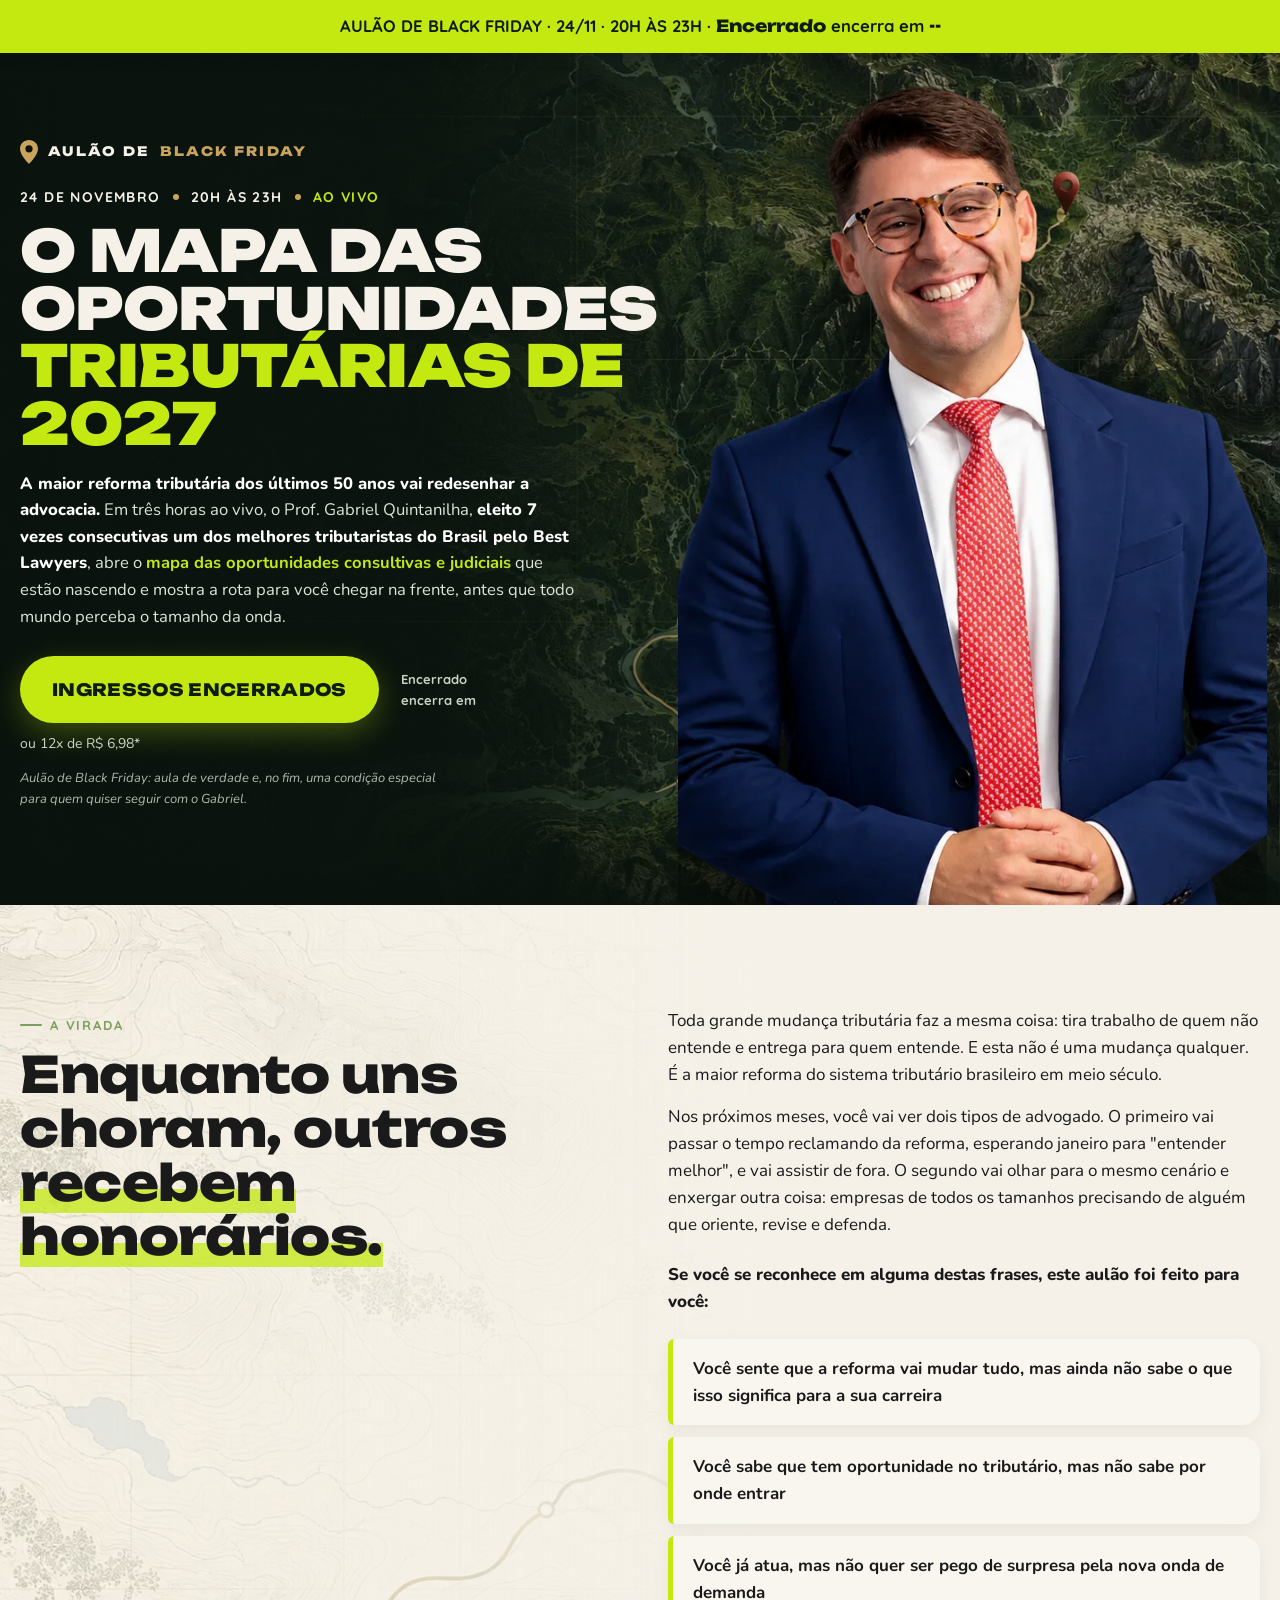
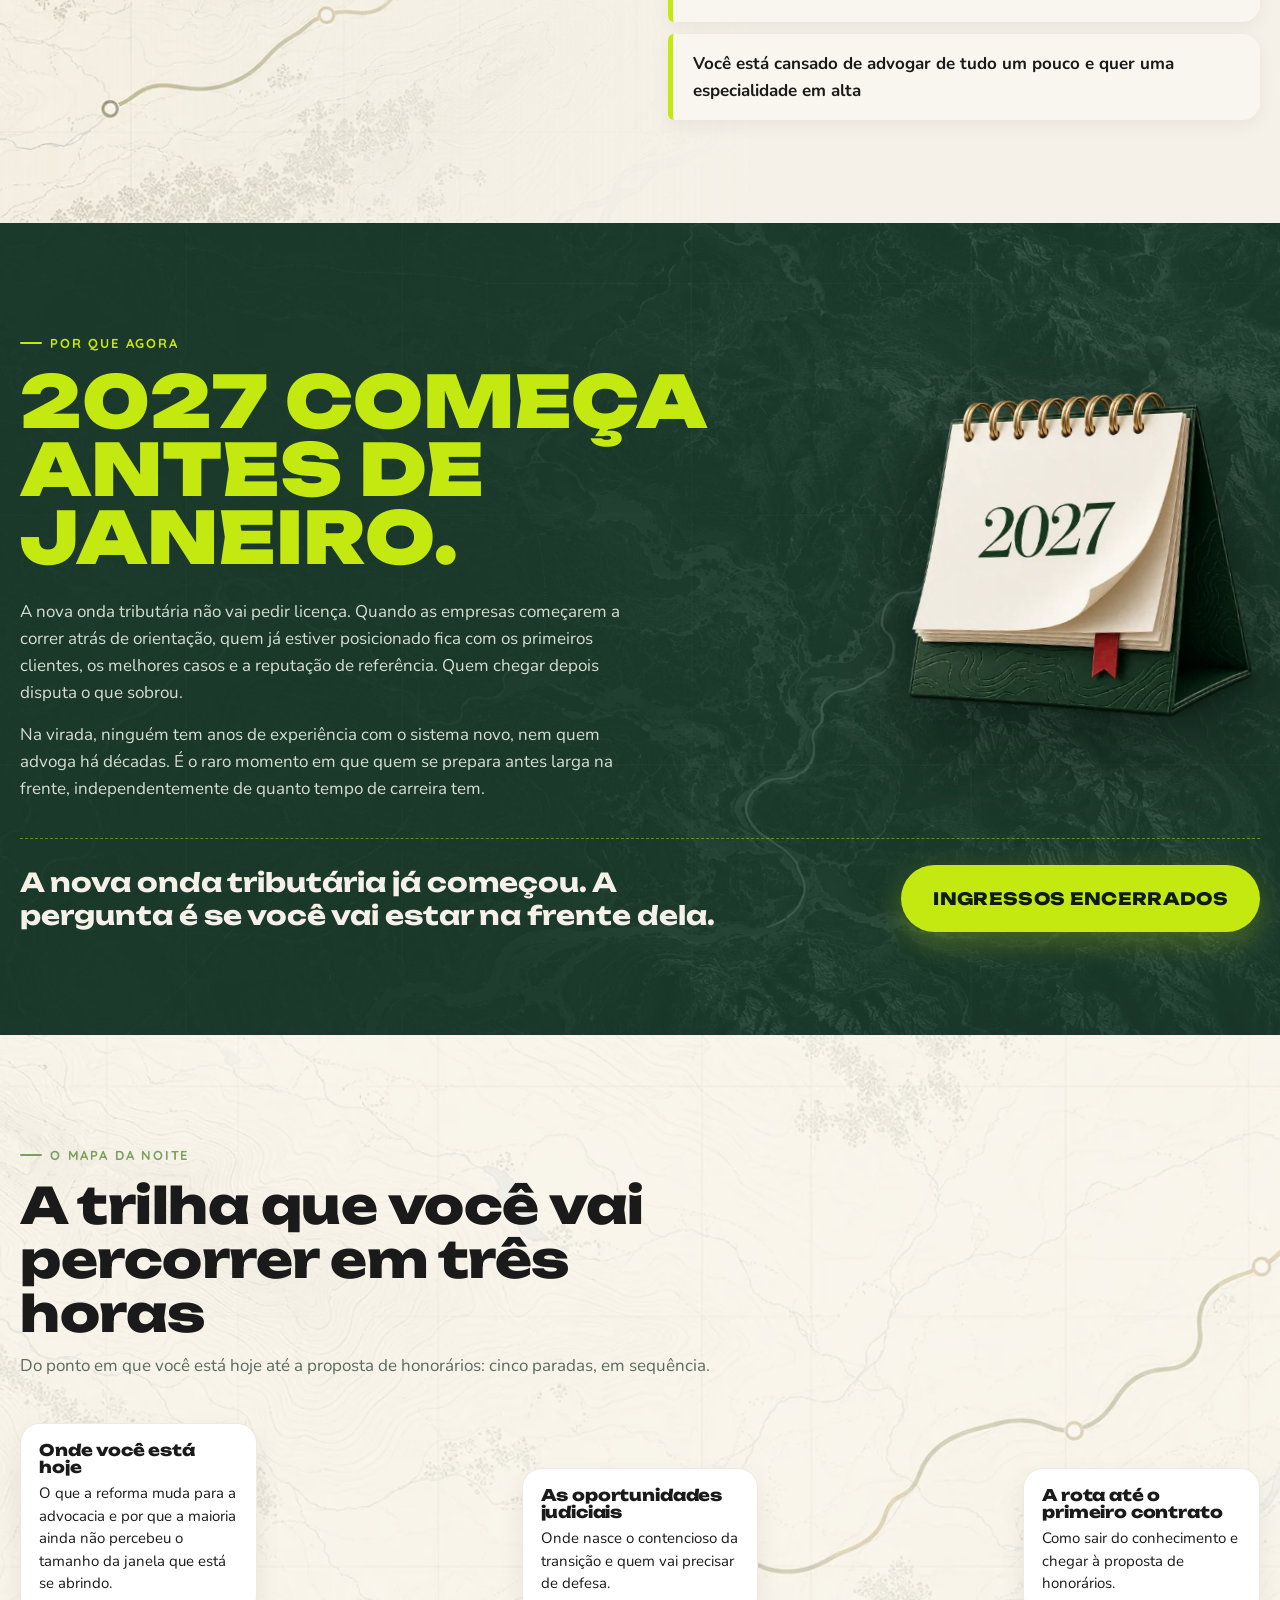
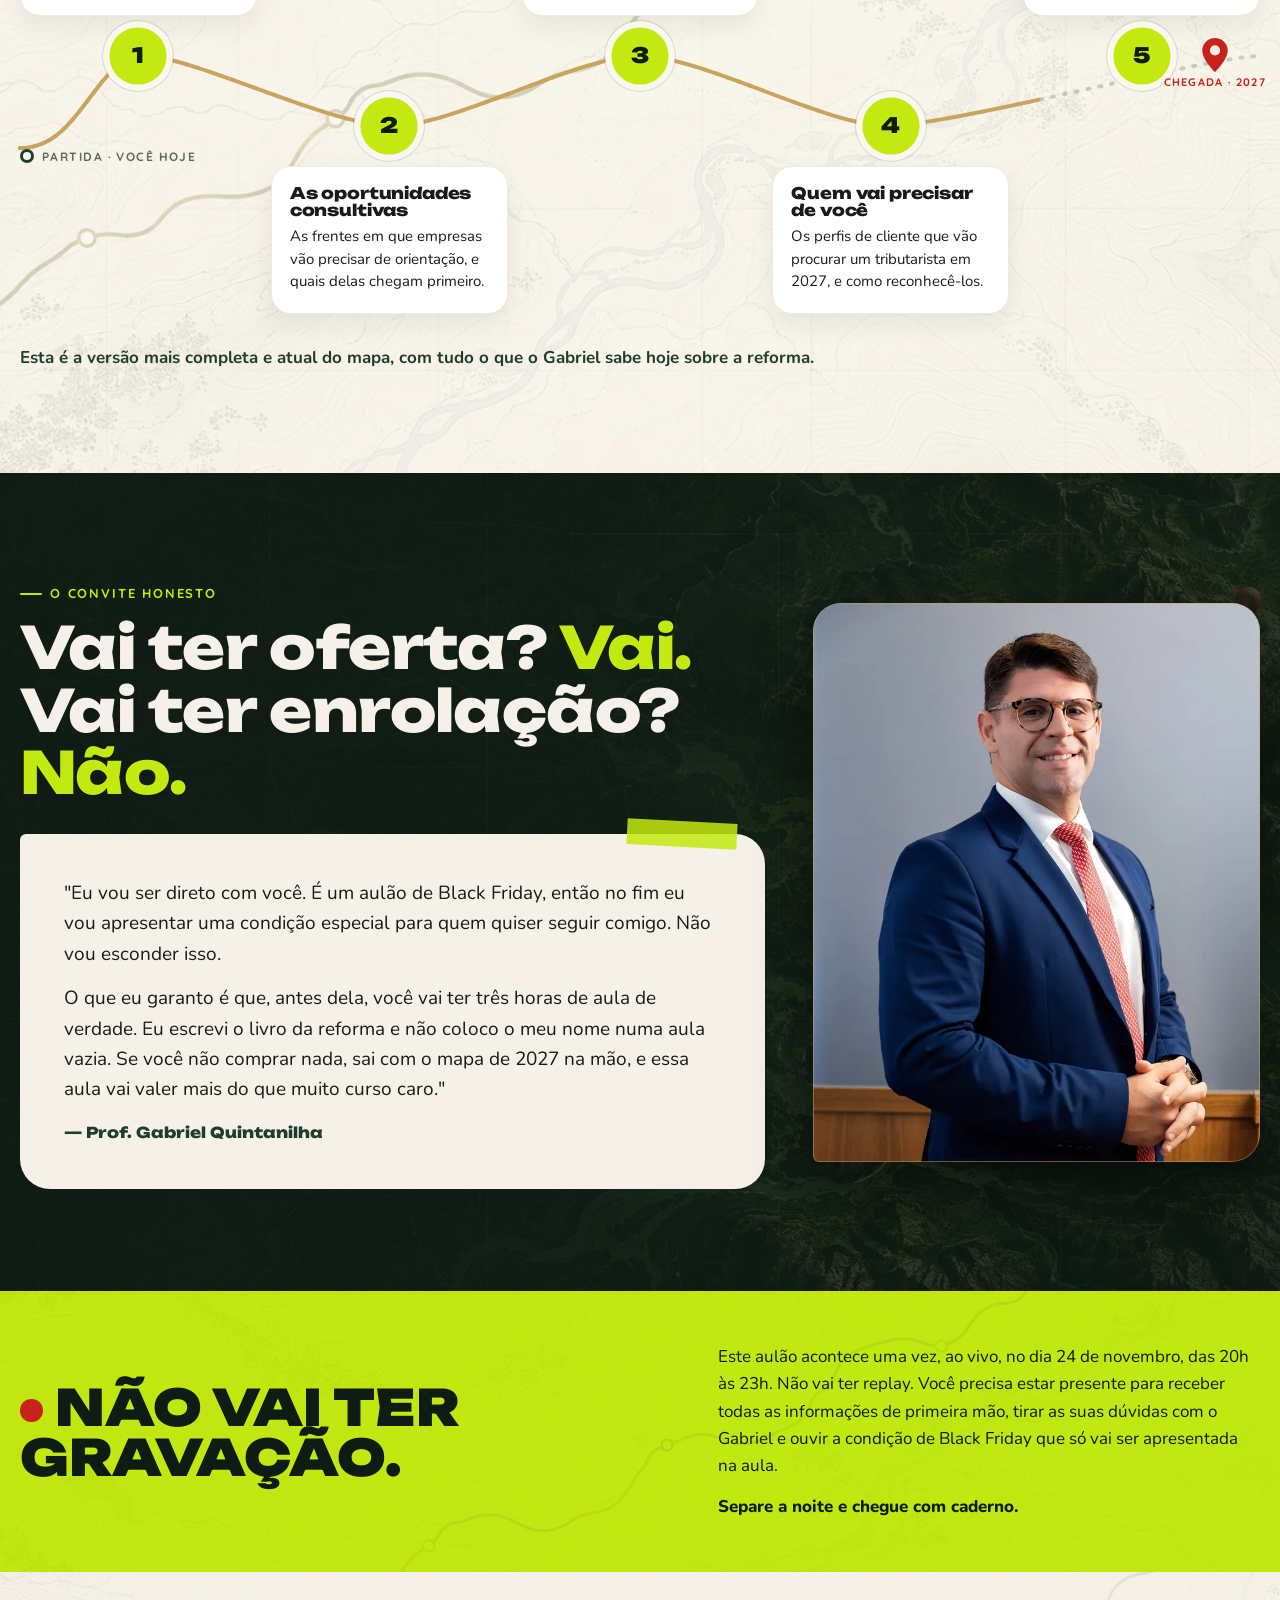
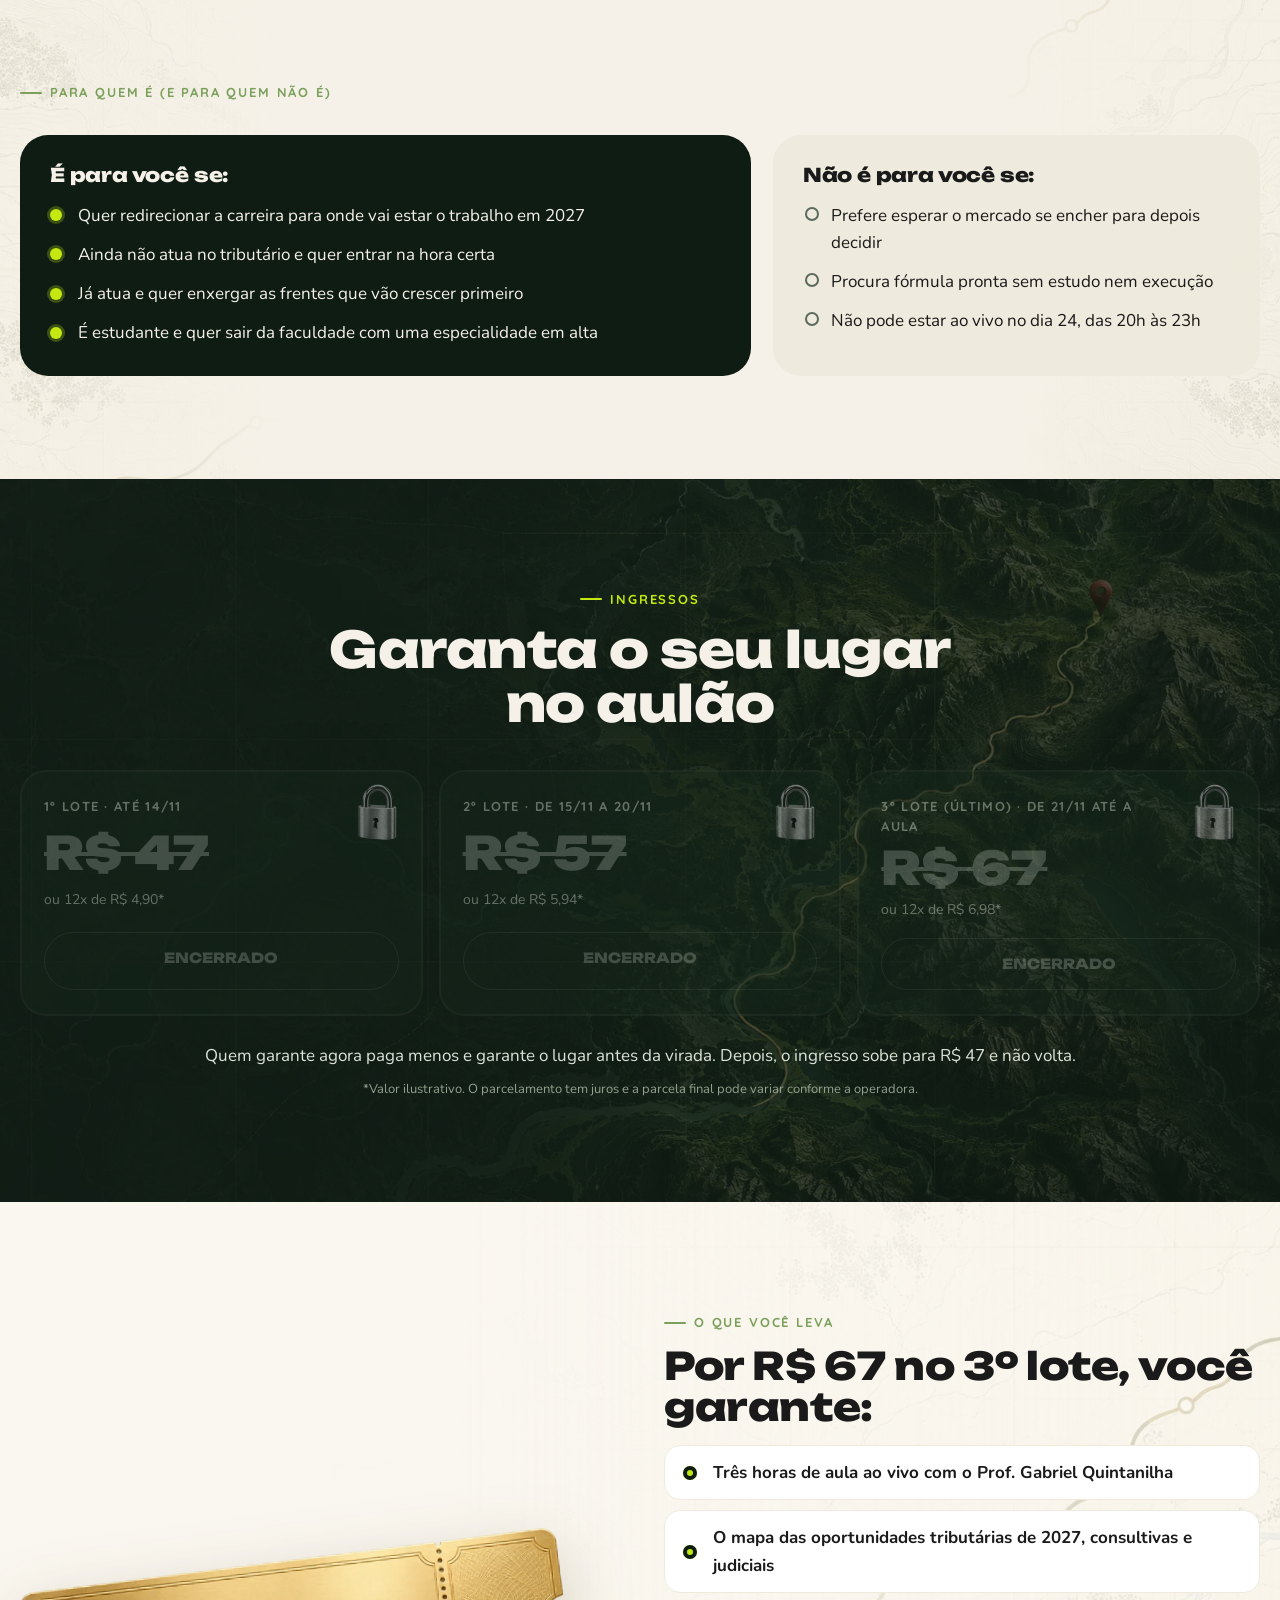
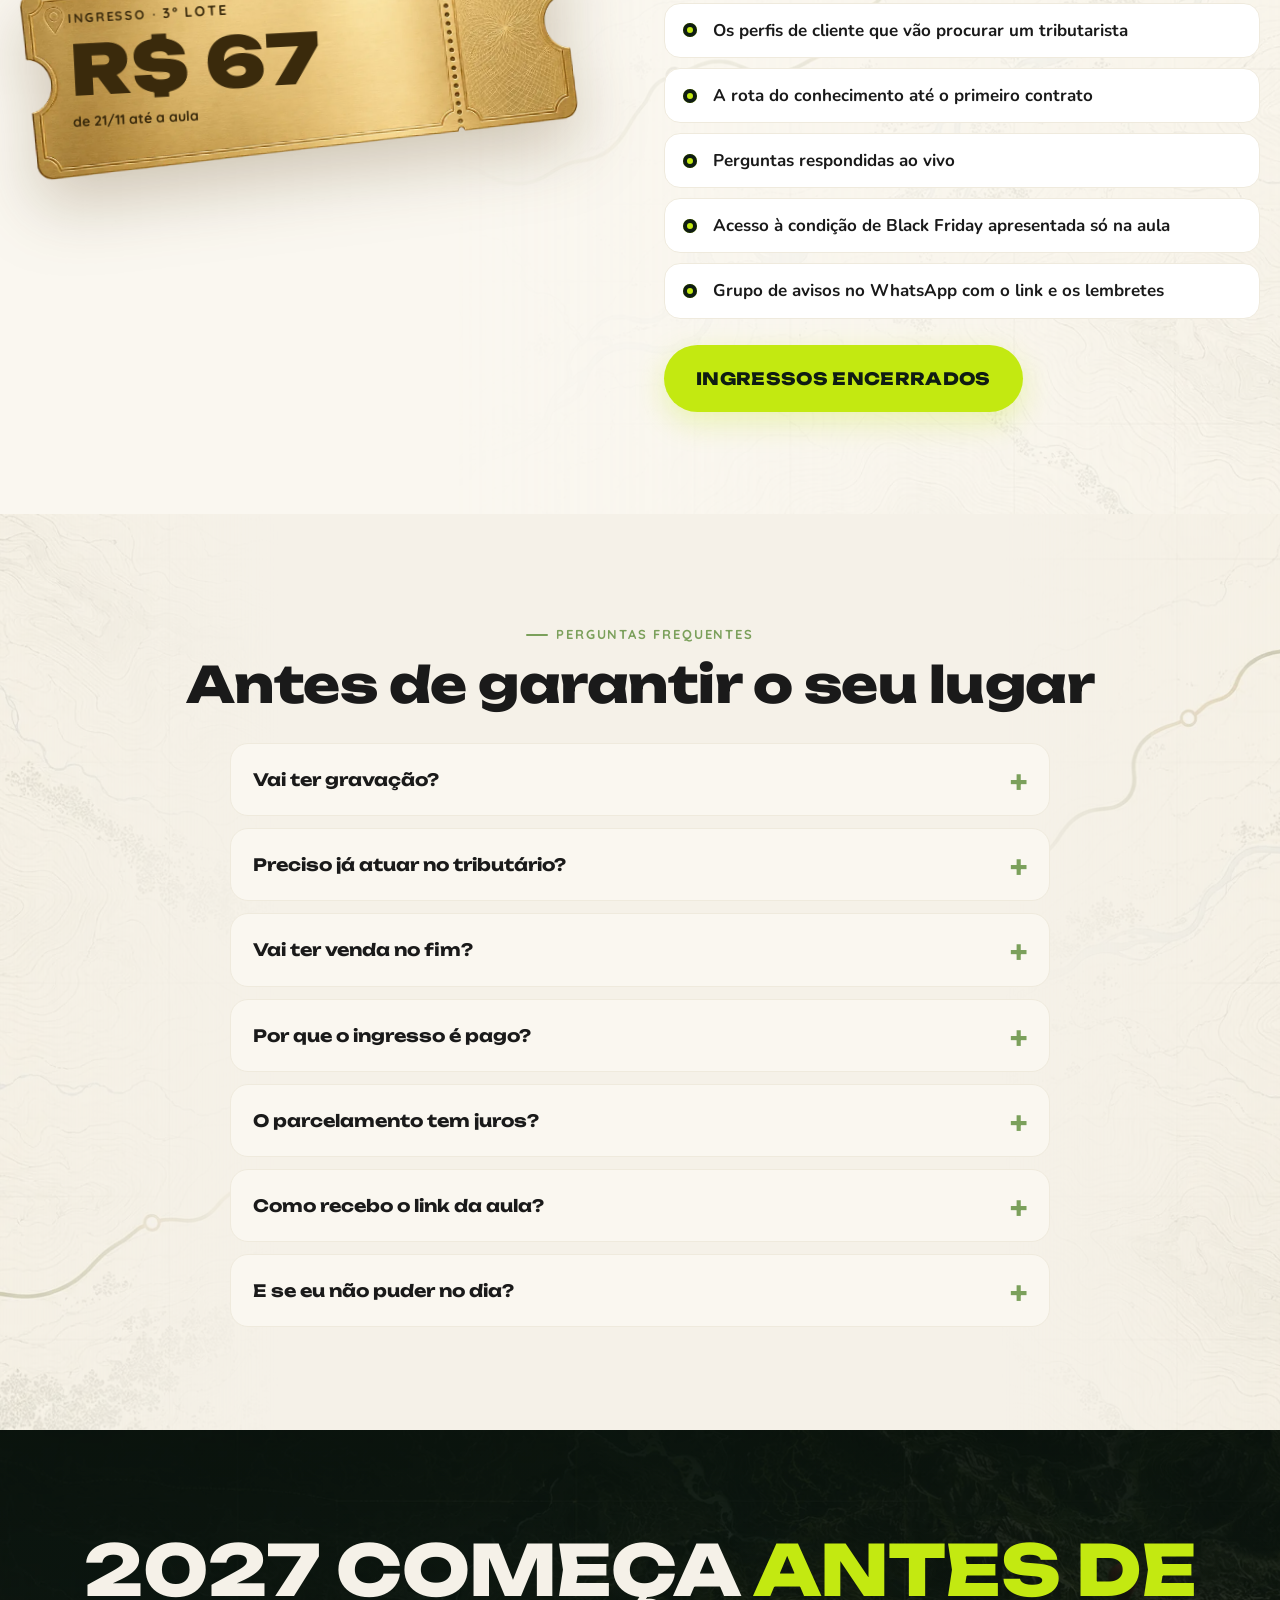
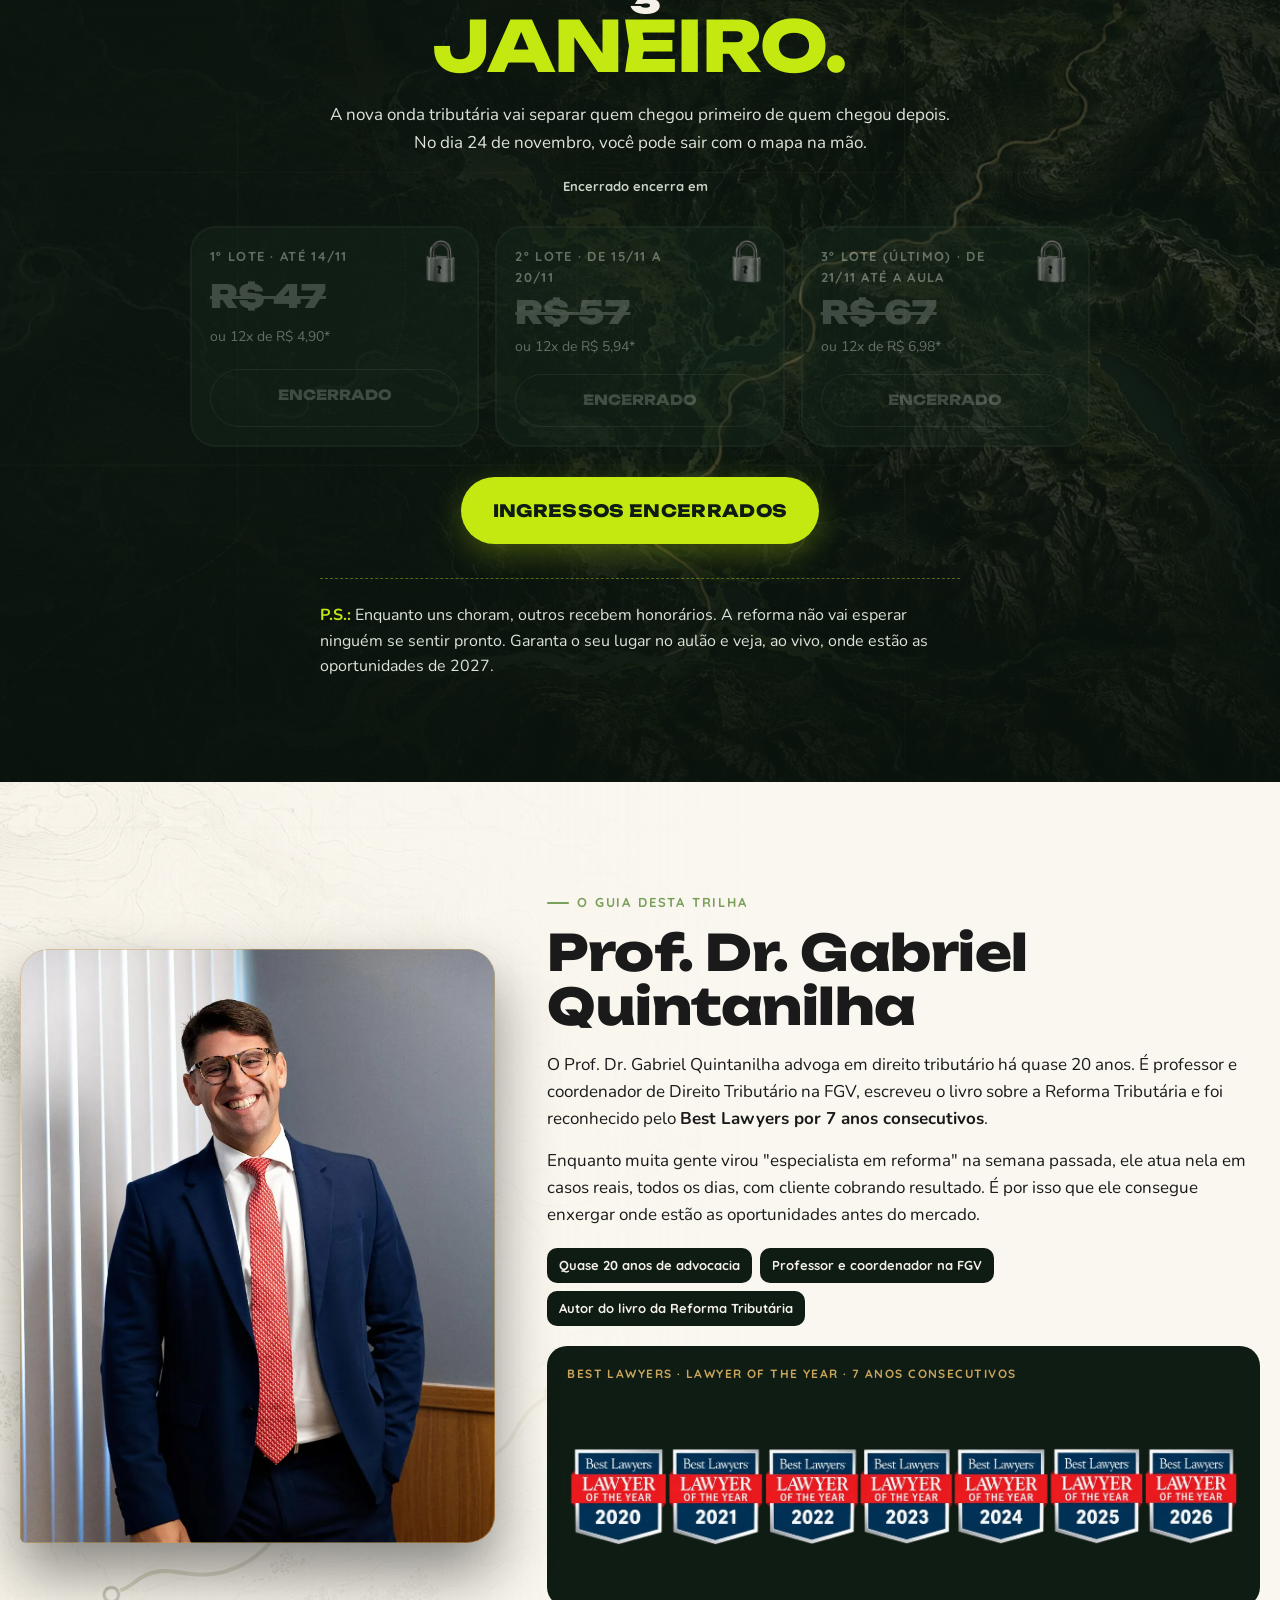
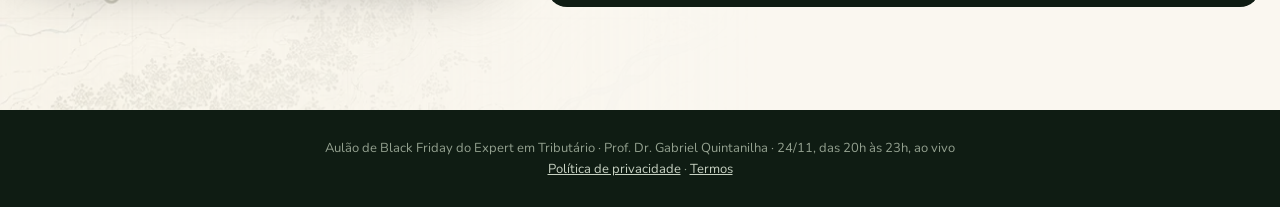
<file: index.html>
<!doctype html>
<html lang="pt-BR">
<head>
<meta charset="utf-8">
<meta name="viewport" content="width=device-width, initial-scale=1">
<title>O Mapa das Oportunidades Tributárias de 2027 · Aulão de Black Friday · Prof. Gabriel Quintanilha</title>
<meta name="description" content="Aulão de Black Friday ao vivo com o Prof. Gabriel Quintanilha, 24/11, das 20h às 23h. O mapa das oportunidades consultivas e judiciais da reforma tributária.">
<meta property="og:title" content="O Mapa das Oportunidades Tributárias de 2027 · Aulão de Black Friday">
<meta property="og:description" content="24/11, das 20h às 23h, ao vivo com o Prof. Gabriel Quintanilha. Sem gravação.">
<meta property="og:image" content="assets/og.jpg">
<link rel="icon" href="data:image/svg+xml,%3Csvg xmlns='http://www.w3.org/2000/svg' viewBox='0 0 24 32'%3E%3Cpath fill='%23C8231B' d='M12 0C5.4 0 0 5.2 0 11.7 0 20.5 12 32 12 32s12-11.5 12-20.3C24 5.2 18.6 0 12 0zm0 16.5a4.8 4.8 0 1 1 0-9.6 4.8 4.8 0 0 1 0 9.6z'/%3E%3C/svg%3E">
<link rel="preconnect" href="https://fonts.googleapis.com">
<link rel="preconnect" href="https://fonts.gstatic.com" crossorigin>
<link rel="stylesheet" href="https://fonts.googleapis.com/css2?family=Quicksand:wght@600;700&family=Nunito:ital,wght@0,400;0,600;0,700;0,800;1,400&family=Unbounded:wght@600;700;800;900&display=swap">
<link rel="preload" as="image" href="assets/mapa-escuro.webp">
<link rel="stylesheet" href="style.css?v=11">
<!-- Pixel da Meta / Google Tag: inserir aqui quando houver os IDs -->
</head>
<body>
<svg width="0" height="0" style="position:absolute" aria-hidden="true"><symbol id="pin" viewBox="0 0 24 32"><path d="M12 0C5.4 0 0 5.2 0 11.7 0 20.5 12 32 12 32s12-11.5 12-20.3C24 5.2 18.6 0 12 0zm0 16.5a4.8 4.8 0 1 1 0-9.6 4.8 4.8 0 0 1 0 9.6z"/></symbol></svg>

<div class="strip">AULÃO DE BLACK FRIDAY · 24/11 · 20H ÀS 23H · <b data-lote-atual>1º lote R$ 47</b> encerra em <b data-timer-txt>--</b></div>

<!-- 1. HERO -->
<header class="hero">
  <div class="wrap hero-grid">
    <div class="hero-copy">
      <div class="marca"><svg class="pin-ico"><use href="#pin"/></svg>AULÃO DE <span>BLACK FRIDAY</span></div>
      <div class="servico"><span>24 de novembro</span><i></i><span>20h às 23h</span><i></i><span class="vivo">Ao vivo</span></div>
      <h1>O mapa das oportunidades <em>tributárias de 2027</em></h1>
      <p class="lead"><strong>A maior reforma tributária dos últimos 50 anos vai redesenhar a advocacia.</strong> Em três horas ao vivo, o Prof. Gabriel Quintanilha, <strong>eleito 7 vezes consecutivas um dos melhores tributaristas do Brasil pelo Best Lawyers</strong>, abre o <em>mapa das oportunidades consultivas e judiciais</em> que estão nascendo e mostra a rota para você chegar na frente, antes que todo mundo perceba o tamanho da onda.</p>
      <div class="cta-row">
        <a class="btn" data-cta="Garantir meu ingresso" href="#ingressos">Garantir meu ingresso · 1º lote R$ 47</a>
        <div class="timer"><span><span data-lote-atual>1º lote</span><br>encerra em</span><div class="t" data-timer></div></div>
      </div>
      <p class="cta-note"><span data-lote-parcela>ou 12x de R$ 4,90*</span></p>
      
      <p class="hero-note">Aulão de Black Friday: aula de verdade e, no fim, uma condição especial para quem quiser seguir com o Gabriel.</p>
    </div>
    <div class="hero-photo">
      <img src="assets/gabriel-hero.webp" alt="Prof. Gabriel Quintanilha" width="850" height="1350" fetchpriority="high">
    </div>
  </div>
</header>

<!-- 2. A VIRADA -->
<section class="virada mapa-bg esq">
  <div class="wrap split">
    <div>
      <span class="eyebrow">A virada</span>
      <h2 style="margin-top:12px">Enquanto uns choram, outros <span>recebem honorários.</span></h2>
    </div>
    <div>
      <p>Toda grande mudança tributária faz a mesma coisa: tira trabalho de quem não entende e entrega para quem entende. E esta não é uma mudança qualquer. É a maior reforma do sistema tributário brasileiro em meio século.</p>
      <p>Nos próximos meses, você vai ver dois tipos de advogado. O primeiro vai passar o tempo reclamando da reforma, esperando janeiro para "entender melhor", e vai assistir de fora. O segundo vai olhar para o mesmo cenário e enxergar outra coisa: empresas de todos os tamanhos precisando de alguém que oriente, revise e defenda.</p>
      <p style="margin-top:22px;font-weight:800">Se você se reconhece em alguma destas frases, este aulão foi feito para você:</p>
      <div class="pains">
        <div class="pain">Você sente que a reforma vai mudar tudo, mas ainda não sabe o que isso significa para a sua carreira</div>
        <div class="pain">Você sabe que tem oportunidade no tributário, mas não sabe por onde entrar</div>
        <div class="pain">Você já atua, mas não quer ser pego de surpresa pela nova onda de demanda</div>
        <div class="pain">Você está cansado de advogar de tudo um pouco e quer uma especialidade em alta</div>
      </div>
    </div>
  </div>
</section>

<!-- 3. POR QUE AGORA -->
<section class="agora">
  <div class="wrap">
    <div class="agora-grid">
      <div>
        <span class="eyebrow" style="color:var(--lima)">Por que agora</span>
        <p class="big">2027 começa antes de janeiro.</p>
        <p>A nova onda tributária não vai pedir licença. Quando as empresas começarem a correr atrás de orientação, quem já estiver posicionado fica com os primeiros clientes, os melhores casos e a reputação de referência. Quem chegar depois disputa o que sobrou.</p>
        <p>Na virada, ninguém tem anos de experiência com o sistema novo, nem quem advoga há décadas. É o raro momento em que quem se prepara antes larga na frente, independentemente de quanto tempo de carreira tem.</p>
      </div>
      <img class="cal" src="assets/calendario-2027.webp" alt="" width="760" height="545" loading="lazy">
    </div>
    <div class="quote-band">
      <strong>A nova onda tributária já começou. A pergunta é se você vai estar na frente dela.</strong>
      <a class="btn" data-cta="Garantir meu ingresso" href="#ingressos">Garantir meu ingresso</a>
    </div>
  </div>
</section>

<!-- 4. O MAPA DA NOITE -->
<section class="mapa mapa-bg suave">
  <div class="wrap">
    <div class="head">
      <span class="eyebrow">O mapa da noite</span>
      <h2 style="margin-top:12px">A trilha que você vai percorrer em três horas</h2>
      <p>Do ponto em que você está hoje até a proposta de honorários: cinco paradas, em sequência.</p>
    </div>
    <div class="rota" data-rota>
      <svg class="linha" viewBox="0 0 1000 150" preserveAspectRatio="none" aria-hidden="true">
        <path class="trilho" vector-effect="non-scaling-stroke" d="M0 132 C50 132 60 40 100 40 S250 110 300 110 S450 40 500 40 S650 110 700 110 S960 40 1000 40"/>
        <path class="percorrido" pathLength="1" vector-effect="non-scaling-stroke" d="M0 132 C50 132 60 40 100 40 S250 110 300 110 S450 40 500 40 S650 110 700 110 S960 40 1000 40"/>
      </svg>
      <span class="marco-ext partida"><i></i>Partida · você hoje</span>
      <div class="parada p1"><span class="n">1</span><div class="c"><h3>Onde você está hoje</h3><p>O que a reforma muda para a advocacia e por que a maioria ainda não percebeu o tamanho da janela que está se abrindo.</p></div></div>
      <div class="parada p2"><span class="n">2</span><div class="c"><h3>As oportunidades consultivas</h3><p>As frentes em que empresas vão precisar de orientação, e quais delas chegam primeiro.</p></div></div>
      <div class="parada p3"><span class="n">3</span><div class="c"><h3>As oportunidades judiciais</h3><p>Onde nasce o contencioso da transição e quem vai precisar de defesa.</p></div></div>
      <div class="parada p4"><span class="n">4</span><div class="c"><h3>Quem vai precisar de você</h3><p>Os perfis de cliente que vão procurar um tributarista em 2027, e como reconhecê-los.</p></div></div>
      <div class="parada p5"><span class="n">5</span><div class="c"><h3>A rota até o primeiro contrato</h3><p>Como sair do conhecimento e chegar à proposta de honorários.</p></div></div>
      <span class="marco-ext chegada"><svg class="pin-ico"><use href="#pin"/></svg>Chegada · 2027</span>
    </div>
    <p class="rodape">Esta é a versão mais completa e atual do mapa, com tudo o que o Gabriel sabe hoje sobre a reforma.</p>
  </div>
</section>

<!-- 5. CONVITE HONESTO -->
<section class="convite">
  <div class="wrap convite-grid">
    <div>
      <span class="eyebrow" style="color:var(--lima)">O convite honesto</span>
      <h2 style="margin-top:12px">Vai ter oferta? <span>Vai.</span><br>Vai ter enrolação? <span>Não.</span></h2>
      <blockquote class="carta">
        <p>"Eu vou ser direto com você. É um aulão de Black Friday, então no fim eu vou apresentar uma condição especial para quem quiser seguir comigo. Não vou esconder isso.</p>
        <p>O que eu garanto é que, antes dela, você vai ter três horas de aula de verdade. Eu escrevi o livro da reforma e não coloco o meu nome numa aula vazia. Se você não comprar nada, sai com o mapa de 2027 na mão, e essa aula vai valer mais do que muito curso caro."</p>
        <cite>— Prof. Gabriel Quintanilha</cite>
      </blockquote>
    </div>
    <div class="foto-moldura"><img src="assets/gabriel-convite.webp" alt="Prof. Gabriel Quintanilha" width="800" height="1201" loading="lazy"></div>
  </div>
</section>

<!-- 6. SÓ AO VIVO -->
<section class="aovivo">
  <div class="wrap row">
    <p class="rec"><i></i>Não vai ter gravação.</p>
    <div>
      <p>Este aulão acontece uma vez, ao vivo, no dia 24 de novembro, das 20h às 23h. Não vai ter replay. Você precisa estar presente para receber todas as informações de primeira mão, tirar as suas dúvidas com o Gabriel e ouvir a condição de Black Friday que só vai ser apresentada na aula.</p>
      <p style="font-weight:800">Separe a noite e chegue com caderno.</p>
    </div>
  </div>
</section>

<!-- 7. PARA QUEM É -->
<section class="quem mapa-bg suave bordas">
  <div class="wrap">
    <span class="eyebrow">Para quem é (e para quem não é)</span>
    <div class="cols">
      <div class="box sim">
        <h3>É para você se:</h3>
        <ul>
          <li>Quer redirecionar a carreira para onde vai estar o trabalho em 2027</li>
          <li>Ainda não atua no tributário e quer entrar na hora certa</li>
          <li>Já atua e quer enxergar as frentes que vão crescer primeiro</li>
          <li>É estudante e quer sair da faculdade com uma especialidade em alta</li>
        </ul>
      </div>
      <div class="box nao">
        <h3>Não é para você se:</h3>
        <ul>
          <li>Prefere esperar o mercado se encher para depois decidir</li>
          <li>Procura fórmula pronta sem estudo nem execução</li>
          <li>Não pode estar ao vivo no dia 24, das 20h às 23h</li>
        </ul>
      </div>
    </div>
  </div>
</section>

<!-- 8. INGRESSOS -->
<section class="ingressos" id="ingressos">
  <div class="wrap">
    <div class="head">
      <span class="eyebrow" style="color:var(--lima)">Ingressos</span>
      <h2 style="margin-top:12px">Garanta o seu lugar no aulão</h2>
    </div>
    <div class="lotes" data-lotes></div>
    <p class="lotes-note">Quem garante agora paga menos e garante o lugar antes da virada. <span data-proximo></span></p>
    <p class="disclaimer">*Valor ilustrativo. O parcelamento tem juros e a parcela final pode variar conforme a operadora.</p>
  </div>
</section>

<!-- 9. O QUE VOCÊ LEVA -->
<section class="leva mapa-bg suave dir">
  <div class="wrap leva-grid">
    <div class="bilhete">
      <img src="assets/bilhete-dourado.webp" alt="" width="1000" height="690" loading="lazy">
      <div class="info"><small>Ingresso · <span data-lote-nome>1º lote</span></small><strong data-lote-preco>R$ 47</strong><span data-lote-periodo>até 14/11</span></div>
    </div>
    <div>
      <span class="eyebrow">O que você leva</span>
      <h2 style="margin-top:12px;font-size:clamp(26px,3.2vw,38px)">Por <span data-lote-preco>R$ 47</span> no <span data-lote-nome>1º lote</span>, você garante:</h2>
      <ul>
        <li>Três horas de aula ao vivo com o Prof. Gabriel Quintanilha</li>
        <li>O mapa das oportunidades tributárias de 2027, consultivas e judiciais</li>
        <li>Os perfis de cliente que vão procurar um tributarista</li>
        <li>A rota do conhecimento até o primeiro contrato</li>
        <li>Perguntas respondidas ao vivo</li>
        <li>Acesso à condição de Black Friday apresentada só na aula</li>
        <li>Grupo de avisos no WhatsApp com o link e os lembretes</li>
      </ul>
      <a class="btn" data-cta="" href="#ingressos">Garantir meu ingresso</a>
    </div>
  </div>
</section>

<!-- 10. FAQ -->
<section class="faq mapa-bg suave bordas">
  <div class="wrap">
    <div style="text-align:center"><span class="eyebrow">Perguntas frequentes</span><h2 style="margin-top:12px">Antes de garantir o seu lugar</h2></div>
    <div class="faq-list">
      <details><summary>Vai ter gravação?</summary><p>Não. O aulão é ao vivo, e é ao vivo que você recebe as informações de primeira mão e a condição de Black Friday.</p></details>
      <details><summary>Preciso já atuar no tributário?</summary><p>Não. A reforma muda o jogo para todo mundo, e o mapa serve tanto para quem quer entrar quanto para quem já atua.</p></details>
      <details><summary>Vai ter venda no fim?</summary><p>Vai, para quem quiser. É um aulão de Black Friday, e o conteúdo vale por si.</p></details>
      <details><summary>Por que o ingresso é pago?</summary><p>Porque quem paga aparece e presta atenção. O aulão foi pensado para quem vai aplicar.</p></details>
      <details><summary>O parcelamento tem juros?</summary><p>Sim. O valor exato da parcela aparece no checkout.</p></details>
      <details><summary>Como recebo o link da aula?</summary><p>Depois da compra, você entra no grupo de avisos no WhatsApp, e o link chega lá no dia.</p></details>
      <details><summary>E se eu não puder no dia?</summary><p>Este aulão não terá replay. Garanta o ingresso só se puder estar ao vivo no dia 24, das 20h às 23h.</p></details>
    </div>
  </div>
</section>

<!-- 11. FECHAMENTO -->
<section class="fecha">
  <div class="wrap">
    <h2>2027 começa <span>antes de janeiro.</span></h2>
    <p style="margin-top:18px">A nova onda tributária vai separar quem chegou primeiro de quem chegou depois. No dia 24 de novembro, você pode sair com o mapa na mão.</p>
    <div class="timer"><span><span data-lote-atual>1º lote</span> encerra em</span><div class="t" data-timer></div></div>
    <div class="lotes" data-lotes></div>
    <a class="btn" data-cta="Garantir meu ingresso" href="#ingressos">Garantir meu ingresso</a>
    <p class="ps"><b>P.S.:</b> Enquanto uns choram, outros recebem honorários. A reforma não vai esperar ninguém se sentir pronto. Garanta o seu lugar no aulão e veja, ao vivo, onde estão as oportunidades de 2027.</p>
  </div>
</section>

<!-- 12. BIO -->
<section class="bio mapa-bg suave esq">
  <div class="wrap bio-grid">
    <div class="foto-moldura"><img src="assets/gabriel-professor.webp" alt="Prof. Dr. Gabriel Quintanilha" loading="lazy" width="899" height="1350"></div>
    <div>
      <span class="eyebrow">O guia desta trilha</span>
      <h2 style="margin:12px 0 18px">Prof. Dr. Gabriel Quintanilha</h2>
      <p>O Prof. Dr. Gabriel Quintanilha advoga em direito tributário há quase 20 anos. É professor e coordenador de Direito Tributário na FGV, escreveu o livro sobre a Reforma Tributária e foi reconhecido pelo <b>Best Lawyers por 7 anos consecutivos</b>.</p>
      <p>Enquanto muita gente virou "especialista em reforma" na semana passada, ele atua nela em casos reais, todos os dias, com cliente cobrando resultado. É por isso que ele consegue enxergar onde estão as oportunidades antes do mercado.</p>
      <div class="badges"><span>Quase 20 anos de advocacia</span><span>Professor e coordenador na FGV</span><span>Autor do livro da Reforma Tributária</span></div>
      <div class="selos"><small>Best Lawyers · Lawyer of the Year · 7 anos consecutivos</small><img src="assets/best-lawyers-2020-2026.webp" alt="Selos Best Lawyers Lawyer of the Year de 2020 a 2026" width="1400" height="409" loading="lazy"></div>
    </div>
  </div>
</section>

<footer>
  <div class="wrap">Aulão de Black Friday do Expert em Tributário · Prof. Dr. Gabriel Quintanilha · 24/11, das 20h às 23h, ao vivo<br><a href="https://expertemtributario.com.br/termos/" target="_blank" rel="noopener">Política de privacidade</a> · <a href="https://expertemtributario.com.br/termos/" target="_blank" rel="noopener">Termos</a></div>
</footer>

<div class="mcta"><a class="btn" data-cta="" href="#ingressos">Garantir meu ingresso</a></div>

<script src="config.js?v=11"></script>
<script src="app.js?v=11"></script>
</body>
</html>
</file>
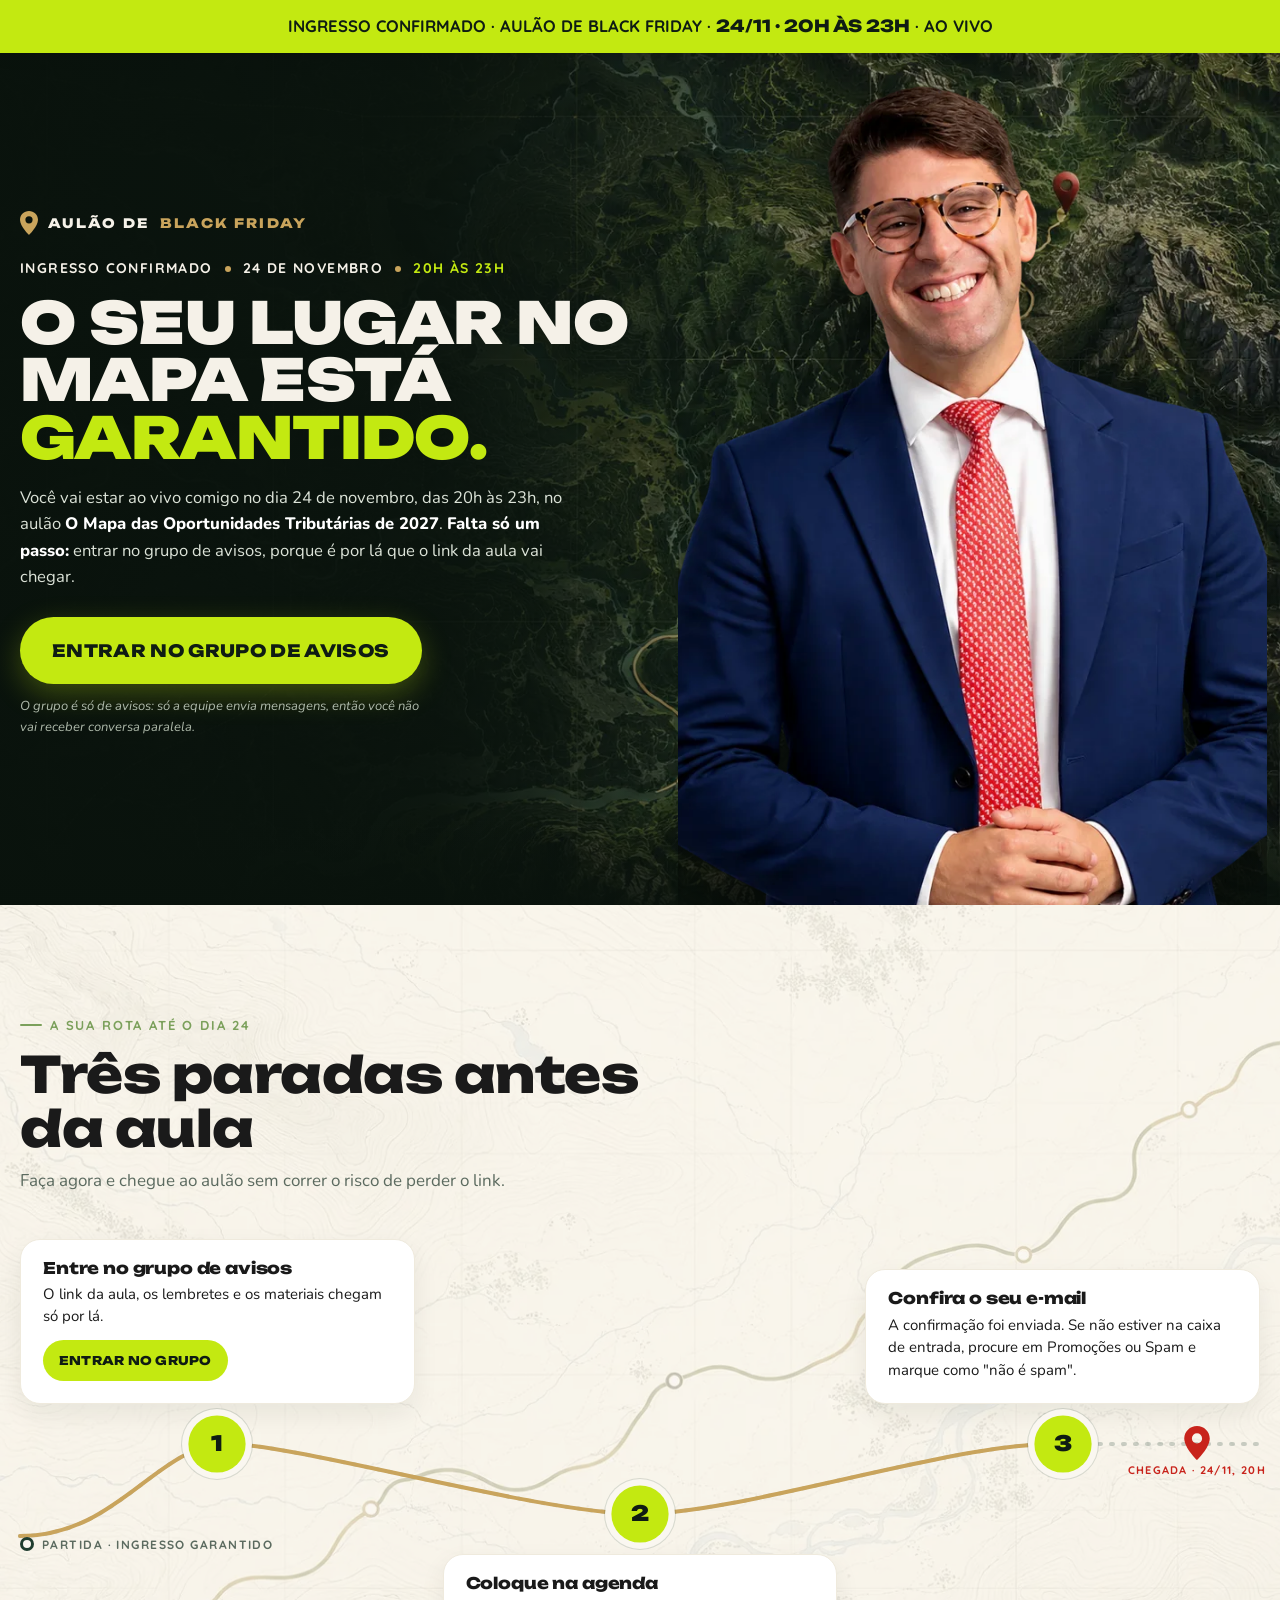
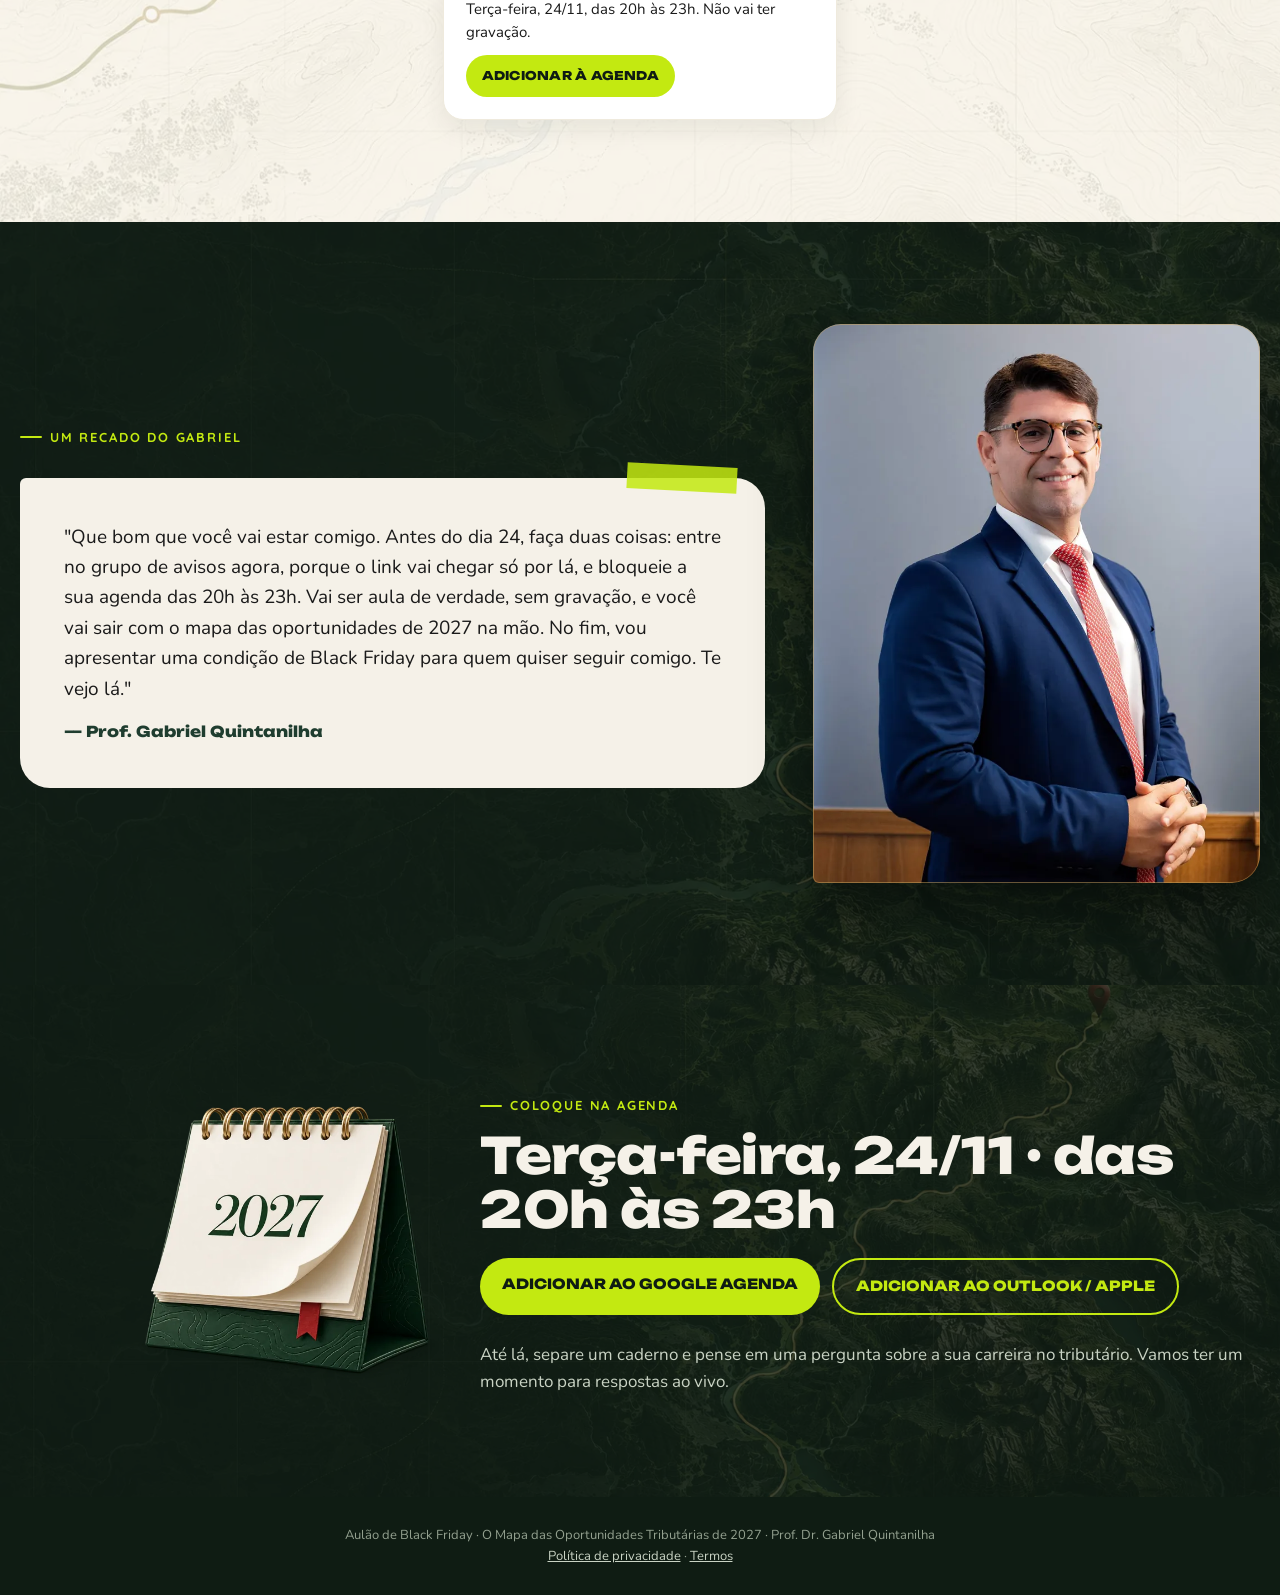
<file: obrigado/index.html>
<!doctype html>
<html lang="pt-BR">
<head>
<meta charset="utf-8">
<meta name="viewport" content="width=device-width, initial-scale=1">
<meta name="robots" content="noindex">
<title>Ingresso confirmado · O Mapa das Oportunidades Tributárias de 2027</title>
<link rel="icon" href="data:image/svg+xml,%3Csvg xmlns='http://www.w3.org/2000/svg' viewBox='0 0 24 32'%3E%3Cpath fill='%23C8231B' d='M12 0C5.4 0 0 5.2 0 11.7 0 20.5 12 32 12 32s12-11.5 12-20.3C24 5.2 18.6 0 12 0zm0 16.5a4.8 4.8 0 1 1 0-9.6 4.8 4.8 0 0 1 0 9.6z'/%3E%3C/svg%3E">
<link rel="preconnect" href="https://fonts.googleapis.com">
<link rel="preconnect" href="https://fonts.gstatic.com" crossorigin>
<link rel="stylesheet" href="https://fonts.googleapis.com/css2?family=Quicksand:wght@600;700&family=Nunito:ital,wght@0,400;0,600;0,700;0,800;1,400&family=Unbounded:wght@600;700;800;900&display=swap">
<link rel="stylesheet" href="../style.css?v=11">
<!-- Pixel: disparar Purchase no carregamento desta página -->
</head>
<body>
<svg width="0" height="0" style="position:absolute" aria-hidden="true"><symbol id="pin" viewBox="0 0 24 32"><path d="M12 0C5.4 0 0 5.2 0 11.7 0 20.5 12 32 12 32s12-11.5 12-20.3C24 5.2 18.6 0 12 0zm0 16.5a4.8 4.8 0 1 1 0-9.6 4.8 4.8 0 0 1 0 9.6z"/></symbol></svg>

<div class="strip">INGRESSO CONFIRMADO · AULÃO DE BLACK FRIDAY · <b>24/11 · 20H ÀS 23H</b> · AO VIVO</div>

<!-- 1. HERO: destino garantido -->
<header class="hero">
  <div class="wrap hero-grid">
    <div class="hero-copy">
      <div class="marca"><svg class="pin-ico"><use href="#pin"/></svg>AULÃO DE <span>BLACK FRIDAY</span></div>
      <div class="servico"><span>Ingresso confirmado</span><i></i><span>24 de novembro</span><i></i><span class="vivo">20h às 23h</span></div>
      <h1>O seu lugar no mapa está <em>garantido.</em></h1>
      <p class="lead">Você vai estar ao vivo comigo no dia 24 de novembro, das 20h às 23h, no aulão <strong>O Mapa das Oportunidades Tributárias de 2027</strong>. <strong>Falta só um passo:</strong> entrar no grupo de avisos, porque é por lá que o link da aula vai chegar.</p>
      <a class="btn" data-grupo href="#">Entrar no grupo de avisos</a>
      <p class="hero-note">O grupo é só de avisos: só a equipe envia mensagens, então você não vai receber conversa paralela.</p>
    </div>
    <div class="hero-photo">
      <img src="../assets/gabriel-hero.webp" alt="Prof. Gabriel Quintanilha" width="850" height="1350" fetchpriority="high">
    </div>
  </div>
</header>

<!-- 2. ROTA ATÉ A AULA -->
<section class="mapa mapa-bg suave">
  <div class="wrap">
    <div class="head">
      <span class="eyebrow">A sua rota até o dia 24</span>
      <h2 style="margin-top:12px">Três paradas antes da aula</h2>
      <p>Faça agora e chegue ao aulão sem correr o risco de perder o link.</p>
    </div>
    <div class="rota tres" data-rota>
      <svg class="linha" viewBox="0 0 1000 150" preserveAspectRatio="none" aria-hidden="true">
        <path class="trilho" vector-effect="non-scaling-stroke" d="M0 132 C80 132 110 40 167 40 S420 110 500 110 S750 40 833 40 S960 40 1000 40"/>
        <path class="percorrido" pathLength="1" vector-effect="non-scaling-stroke" d="M0 132 C80 132 110 40 167 40 S420 110 500 110 S750 40 833 40 S960 40 1000 40"/>
      </svg>
      <span class="marco-ext partida"><i></i>Partida · ingresso garantido</span>
      <div class="parada p1"><span class="n">1</span><div class="c"><h3>Entre no grupo de avisos</h3><p>O link da aula, os lembretes e os materiais chegam só por lá.</p><a class="btn mini" data-grupo href="#">Entrar no grupo</a></div></div>
      <div class="parada p2"><span class="n">2</span><div class="c"><h3>Coloque na agenda</h3><p>Terça-feira, 24/11, das 20h às 23h. Não vai ter gravação.</p><a class="btn mini" href="#agenda">Adicionar à agenda</a></div></div>
      <div class="parada p3"><span class="n">3</span><div class="c"><h3>Confira o seu e-mail</h3><p>A confirmação foi enviada. Se não estiver na caixa de entrada, procure em Promoções ou Spam e marque como "não é spam".</p></div></div>
      <span class="marco-ext chegada"><svg class="pin-ico"><use href="#pin"/></svg>Chegada · 24/11, 20h</span>
    </div>
  </div>
</section>

<!-- 3. RECADO DO GABRIEL -->
<section class="convite">
  <div class="wrap convite-grid">
    <div>
      <span class="eyebrow" style="color:var(--lima)">Um recado do Gabriel</span>
      <blockquote class="carta">
        <p>"Que bom que você vai estar comigo. Antes do dia 24, faça duas coisas: entre no grupo de avisos agora, porque o link vai chegar só por lá, e bloqueie a sua agenda das 20h às 23h. Vai ser aula de verdade, sem gravação, e você vai sair com o mapa das oportunidades de 2027 na mão. No fim, vou apresentar uma condição de Black Friday para quem quiser seguir comigo. Te vejo lá."</p>
        <cite>— Prof. Gabriel Quintanilha</cite>
      </blockquote>
    </div>
    <div class="foto-moldura"><img src="../assets/gabriel-convite.webp" alt="Prof. Gabriel Quintanilha" width="800" height="1201" loading="lazy"></div>
  </div>
</section>

<!-- 4. AGENDA -->
<section class="agenda" id="agenda">
  <div class="wrap agenda-grid">
    <img class="cal" src="../assets/calendario-2027.webp" alt="" width="760" height="545" loading="lazy">
    <div>
      <span class="eyebrow" style="color:var(--lima)">Coloque na agenda</span>
      <h2 style="margin-top:12px">Terça-feira, 24/11 · das 20h às 23h</h2>
      <div class="agenda-btns">
        <a target="_blank" rel="noopener" href="https://calendar.google.com/calendar/render?action=TEMPLATE&amp;text=Aul%C3%A3o%20de%20Black%20Friday%20%C2%B7%20O%20Mapa%20das%20Oportunidades%20Tribut%C3%A1rias%20de%202027&amp;dates=20261124T230000Z/20261125T020000Z&amp;details=Aul%C3%A3o%20ao%20vivo%20com%20o%20Prof.%20Gabriel%20Quintanilha.%20O%20link%20da%20aula%20chega%20pelo%20grupo%20de%20avisos%20no%20WhatsApp.%20N%C3%A3o%20vai%20ter%20grava%C3%A7%C3%A3o.">Adicionar ao Google Agenda</a>
        <a href="../assets/aulao-gabriel.ics" download>Adicionar ao Outlook / Apple</a>
      </div>
      <p style="margin-top:26px;color:#C9D3C4">Até lá, separe um caderno e pense em uma pergunta sobre a sua carreira no tributário. Vamos ter um momento para respostas ao vivo.</p>
    </div>
  </div>
</section>

<footer>
  <div class="wrap">Aulão de Black Friday · O Mapa das Oportunidades Tributárias de 2027 · Prof. Dr. Gabriel Quintanilha<br><a href="https://expertemtributario.com.br/termos/" target="_blank" rel="noopener">Política de privacidade</a> · <a href="https://expertemtributario.com.br/termos/" target="_blank" rel="noopener">Termos</a></div>
</footer>

<script src="../config.js?v=11"></script>
<script src="../app.js?v=11"></script>
</body>
</html>
</file>
<file: style.css>
/* Aulão de Black Friday · Gabriel Quintanilha · padrão Black Friday Pier + linguagem cartográfica (v3) */
:root{
  --noite:#0F1C13;--noite-2:#16281C;--verde:#1F3D2F;--folha:#7BA05B;
  --lima:#C3E911;--creme:#F5F1E8;--papel:#FAF7F0;--card:#EFEADD;--tinta:#1A1A1A;
  --ouro:#C9A45C;--pin:#C8231B;--muted:#C9D3C4;--muted-d:#5B6A5F;
  --f-t:"Unbounded",system-ui,sans-serif;--f-s:"Quicksand",system-ui,sans-serif;--f-b:"Nunito",system-ui,sans-serif;
  --w:1240px;
}
*{box-sizing:border-box;margin:0;padding:0}
html{scroll-behavior:smooth}
body{font-family:var(--f-b);color:var(--tinta);background:var(--papel);line-height:1.6;font-size:17px;-webkit-font-smoothing:antialiased;overflow-x:hidden}
img{max-width:100%;height:auto;display:block}
a{color:inherit}
.wrap{width:min(var(--w),100% - 32px);margin-inline:auto;position:relative;z-index:1}
h1,h2,h3{font-family:var(--f-t);line-height:1.08;letter-spacing:-.01em}
h2{font-size:clamp(28px,4.2vw,50px);font-weight:800}
h3{font-size:19px;font-weight:800}
p+p{margin-top:14px}
.eyebrow{font-family:var(--f-s);font-weight:700;font-size:13px;letter-spacing:.14em;text-transform:uppercase;color:var(--folha);display:inline-flex;align-items:center;gap:8px}
.eyebrow::before{content:"";width:22px;height:2px;background:currentColor;border-radius:2px}
section{padding:clamp(64px,8vw,104px) 0;position:relative;overflow:hidden}
.pin-ico{width:18px;height:24px;flex:none}

/* fundo de mapa claro em seções claras */
.mapa-bg::before{content:"";position:absolute;inset:0;background:url(assets/mapa-claro.webp) center/cover no-repeat;opacity:.55;pointer-events:none}
.mapa-bg.suave::before{opacity:.3}
.mapa-bg.esq::before{background-position:left center;-webkit-mask-image:linear-gradient(90deg,#000 0%,transparent 60%);mask-image:linear-gradient(90deg,#000 0%,transparent 60%)}
.mapa-bg.dir::before{-webkit-mask-image:linear-gradient(270deg,#000 0%,transparent 65%);mask-image:linear-gradient(270deg,#000 0%,transparent 65%)}
.mapa-bg.bordas::before{-webkit-mask-image:linear-gradient(90deg,#000,transparent 22%,transparent 78%,#000);mask-image:linear-gradient(90deg,#000,transparent 22%,transparent 78%,#000)}

/* faixa superior */
.strip{background:var(--lima);color:var(--noite);font-family:var(--f-s);font-weight:700;font-size:clamp(14px,1.3vw,17px);text-align:center;padding:13px 16px;position:sticky;top:0;z-index:30;box-shadow:0 2px 14px rgba(0,0,0,.18)}
.strip b{font-family:var(--f-t);font-weight:800}

/* botões */
.btn{display:inline-flex;align-items:center;justify-content:center;gap:10px;background:var(--lima);color:var(--noite);font-family:var(--f-t);font-weight:800;font-size:clamp(14px,1.4vw,17px);text-decoration:none;text-transform:uppercase;letter-spacing:.02em;padding:20px 32px;border-radius:999px;box-shadow:0 10px 30px rgba(195,233,17,.28);transition:transform .2s,box-shadow .2s;text-align:center}
.btn:hover{transform:translateY(-2px);box-shadow:0 16px 40px rgba(195,233,17,.4)}
.cta-note{font-size:14px;color:var(--muted);margin-top:10px}

/* HERO */
.hero{color:var(--creme);padding:0;background:
  linear-gradient(90deg,rgba(9,18,12,.97) 0%,rgba(9,18,12,.9) 36%,rgba(9,18,12,.45) 62%,rgba(9,18,12,.15) 100%),
  url(assets/mapa-escuro.webp) 70% center/cover no-repeat var(--noite)}
.hero::after{content:"";position:absolute;left:0;right:0;bottom:0;height:90px;background:linear-gradient(transparent,rgba(9,18,12,.85))}
.hero-grid{display:grid;grid-template-columns:55fr 45fr;gap:24px;align-items:end}
.hero-copy{padding:44px 0 56px;align-self:center}
.marca{display:flex;align-items:center;gap:10px;font-family:var(--f-t);font-weight:800;font-size:13px;letter-spacing:.18em;color:var(--creme)}
.marca .pin-ico path{fill:var(--ouro)}
.marca span{color:var(--ouro)}
.servico{display:flex;flex-wrap:wrap;gap:6px 12px;margin:22px 0 14px;font-family:var(--f-s);font-weight:700;font-size:14px;letter-spacing:.1em;text-transform:uppercase}
.servico i{width:6px;height:6px;border-radius:50%;background:var(--ouro);align-self:center}
.servico .vivo{color:var(--lima)}
.hero h1{font-size:clamp(34px,4.5vw,64px);font-weight:900;text-transform:uppercase;line-height:1}
.hero h1 em{font-style:normal;color:var(--lima)}
.hero .lead{font-size:clamp(16px,1.3vw,18px);color:#DCE3D8;max-width:56ch;margin:18px 0 26px}
.cta-row{display:flex;flex-wrap:wrap;align-items:center;gap:14px 22px}
.timer{display:flex;align-items:center;gap:10px;flex-wrap:wrap;font-family:var(--f-s);font-weight:700;font-size:13px;color:var(--muted)}
.timer .t{display:flex;gap:6px}
.timer .t div{background:rgba(15,28,19,.75);border:1px solid rgba(195,233,17,.28);border-radius:10px;padding:5px 8px;text-align:center;min-width:48px}
.timer .t b{display:block;font-family:var(--f-t);font-size:19px;color:var(--lima);line-height:1.1}
.timer .t small{font-size:9px;letter-spacing:.1em;text-transform:uppercase}
.autoridade{margin-top:22px;font-family:var(--f-s);font-weight:700;font-size:14px;color:#DCE3D8;display:flex;flex-wrap:wrap;gap:4px 14px}
.autoridade b{color:var(--ouro)}
.hero-note{font-style:italic;font-size:13px;color:#AEB9AA;margin-top:12px;max-width:52ch}
.hero-photo{position:relative;align-self:end;display:flex;justify-content:center}
.hero-photo img{width:auto;max-width:100%;max-height:min(640px,78vh);height:auto;filter:drop-shadow(0 30px 40px rgba(0,0,0,.5))}

/* virada */
.virada{background:var(--creme)}
.split{display:grid;grid-template-columns:1fr 1fr;gap:56px;align-items:start}
.virada h2 span{background:linear-gradient(transparent 62%,rgba(195,233,17,.75) 62%)}
.pains{display:grid;gap:12px;margin-top:24px}
.pain{background:rgba(250,247,240,.92);border-left:5px solid var(--lima);border-radius:6px 18px 18px 6px;padding:16px 20px;font-weight:700;box-shadow:0 6px 18px rgba(15,28,19,.05)}

/* por que agora */
.agora{background:var(--verde);color:var(--creme)}
.agora::before{content:"";position:absolute;inset:0;background:url(assets/mapa-escuro.webp) center/cover;opacity:.18;mix-blend-mode:luminosity}
.agora-grid{display:grid;grid-template-columns:1.15fr .85fr;gap:40px;align-items:center}
.agora .big{font-family:var(--f-t);font-weight:900;font-size:clamp(38px,5.6vw,80px);line-height:.95;color:var(--lima);text-transform:uppercase;margin:14px 0 26px}
.agora p{color:#D5DED1;max-width:60ch}
.agora .cal{filter:drop-shadow(0 30px 40px rgba(0,0,0,.45));transform:rotate(-3deg)}
.quote-band{margin-top:36px;border-top:1px dashed rgba(195,233,17,.45);padding-top:26px;display:flex;flex-wrap:wrap;gap:22px;align-items:center;justify-content:space-between}
.quote-band strong{font-family:var(--f-t);font-size:clamp(19px,2.2vw,26px);max-width:30ch;line-height:1.25}

/* mapa da noite — rota interativa */
.mapa{background:var(--papel)}
.mapa .head{max-width:700px}
.mapa .head p{margin-top:12px;color:var(--muted-d)}
.rota{position:relative;margin-top:44px;display:grid;grid-template-columns:repeat(5,1fr);grid-template-rows:auto 150px auto;column-gap:14px}
.rota svg.linha{position:absolute;left:0;grid-row:2;grid-column:1/-1;top:0;width:100%;height:150px;overflow:visible;pointer-events:none}
.rota .trilho{fill:none;stroke:rgba(31,61,47,.22);stroke-width:4;stroke-dasharray:2 10;stroke-linecap:round}
.rota .percorrido{fill:none;stroke:var(--ouro);stroke-width:4;stroke-linecap:round;stroke-dasharray:1;stroke-dashoffset:1;transition:stroke-dashoffset 2.4s cubic-bezier(.6,.1,.3,1)}
.rota.on .percorrido{stroke-dashoffset:0}
.parada{display:contents}
.parada .c{background:#fff;border:1px solid var(--card);border-radius:20px;padding:18px 18px 20px;box-shadow:0 10px 26px rgba(15,28,19,.07);opacity:.35;transform:translateY(10px);transition:opacity .5s,transform .5s}
.parada .c h3{font-size:16px;margin-bottom:6px}
.parada .c p{font-size:15px;line-height:1.5}
.parada:nth-of-type(odd) .c{grid-row:1;align-self:end}
.parada:nth-of-type(even) .c{grid-row:3;align-self:start}
.parada .n{grid-row:2;justify-self:center;width:54px;height:54px;border-radius:50%;background:var(--noite);color:var(--creme);display:grid;place-items:center;font-family:var(--f-t);font-weight:900;font-size:20px;z-index:1;box-shadow:0 0 0 6px var(--papel),0 0 0 7px rgba(31,61,47,.15);transition:background .4s,color .4s,transform .4s}
.parada:nth-of-type(odd) .n{align-self:start;margin-top:13px}
.parada:nth-of-type(even) .n{align-self:end;margin-bottom:13px}
.p1 .c,.p1 .n{grid-column:1}.p2 .c,.p2 .n{grid-column:2}.p3 .c,.p3 .n{grid-column:3}.p4 .c,.p4 .n{grid-column:4}.p5 .c,.p5 .n{grid-column:5}
.rota.on .parada .c{opacity:1;transform:none}
.rota.on .parada .n{background:var(--lima);color:var(--noite);transform:scale(1.06)}
.rota.on .p1 *{transition-delay:.2s}.rota.on .p2 *{transition-delay:.6s}.rota.on .p3 *{transition-delay:1s}.rota.on .p4 *{transition-delay:1.4s}.rota.on .p5 *{transition-delay:1.8s}
.marco-ext{position:relative;grid-row:2;font-family:var(--f-s);font-weight:700;font-size:12px;letter-spacing:.12em;text-transform:uppercase;display:flex;align-items:center;gap:8px;white-space:nowrap;z-index:2}
.marco-ext.partida{grid-column:1;justify-self:start;align-self:end;color:var(--muted-d)}
.marco-ext.partida i{width:14px;height:14px;border-radius:50%;border:3px solid var(--verde);background:var(--papel)}
.marco-ext.chegada{grid-column:5;justify-self:end;align-self:start;margin-top:22px;margin-right:-6px;color:var(--pin);flex-direction:column;gap:2px;font-size:11px}
.marco-ext.chegada .pin-ico{width:26px;height:34px}
.marco-ext.chegada .pin-ico path{fill:var(--pin)}
.mapa .rodape{margin-top:30px;font-weight:700;color:var(--verde)}

/* convite honesto */
.convite{background:var(--noite);color:var(--creme)}
.convite::before{content:"";position:absolute;inset:0;background:url(assets/mapa-escuro.webp) left center/cover;opacity:.22}
.convite-grid{display:grid;grid-template-columns:1.25fr .75fr;gap:48px;align-items:center}
.convite h2{font-size:clamp(30px,4.6vw,58px)}
.convite h2 span{color:var(--lima)}
.carta{margin-top:30px;background:var(--creme);color:var(--tinta);border-radius:6px 30px 30px 30px;padding:clamp(24px,3.6vw,44px);font-size:clamp(16px,1.5vw,19px);position:relative}
.carta::after{content:"";position:absolute;right:28px;top:-13px;width:110px;height:26px;background:rgba(195,233,17,.85);transform:rotate(3deg)}
.carta cite{display:block;margin-top:16px;font-family:var(--f-t);font-style:normal;font-weight:800;font-size:15px;color:var(--verde)}
.foto-moldura{position:relative;border-radius:28px 28px 28px 6px;overflow:hidden;aspect-ratio:4/5;box-shadow:0 30px 60px rgba(0,0,0,.45)}
.foto-moldura img{width:100%;height:100%;object-fit:cover;object-position:center 15%}
.foto-moldura::after{content:"";position:absolute;inset:0;border:1px solid rgba(201,164,92,.5);border-radius:inherit;pointer-events:none}

/* ao vivo */
.aovivo{background:var(--lima);color:var(--noite);padding:52px 0}
.aovivo::before{content:"";position:absolute;inset:0;background:url(assets/mapa-claro.webp) center/cover;opacity:.12;mix-blend-mode:multiply}
.aovivo .row{display:grid;grid-template-columns:1.1fr .9fr;gap:36px;align-items:center}
.aovivo .rec{font-family:var(--f-t);font-weight:900;font-size:clamp(28px,4vw,50px);line-height:1;text-transform:uppercase}
.aovivo .rec i{display:inline-block;width:.45em;height:.45em;border-radius:50%;background:var(--pin);margin-right:.25em;vertical-align:.08em;animation:pulse 1.4s infinite}
@keyframes pulse{50%{opacity:.25}}

/* para quem */
.quem{background:var(--creme)}
.cols{display:grid;grid-template-columns:1.2fr .8fr;gap:22px;margin-top:32px}
.box{border-radius:28px;padding:30px}
.box.sim{background:var(--noite);color:var(--creme)}
.box.nao{background:rgba(239,234,221,.95)}
.box ul{list-style:none;display:grid;gap:12px;margin-top:16px}
.box li{padding-left:28px;position:relative}
.box.sim li::before{content:"";position:absolute;left:0;top:.45em;width:12px;height:12px;border-radius:50%;background:var(--lima);box-shadow:0 0 0 3px rgba(195,233,17,.25)}
.box.nao li::before{content:"";position:absolute;left:2px;top:.3em;width:10px;height:10px;border:2px solid var(--muted-d);border-radius:50%}

/* ingressos */
.ingressos{background:var(--noite);color:var(--creme)}
.ingressos::before{content:"";position:absolute;inset:0;background:url(assets/mapa-escuro.webp) center/cover;opacity:.25}
.ingressos .head{text-align:center;max-width:680px;margin:0 auto 40px}
.ingressos .head .eyebrow{justify-content:center}
.lotes{display:grid;grid-template-columns:repeat(3,1fr);gap:16px}
.lote{position:relative;border-radius:26px;padding:24px 22px;background:rgba(22,40,28,.92);display:grid;gap:8px;border:2px solid rgba(245,241,232,.08);text-decoration:none;color:var(--creme)}
.lote .cad{position:absolute;right:16px;top:12px;width:62px;height:auto;filter:drop-shadow(0 8px 12px rgba(0,0,0,.4))}
.lote b.n{font-family:var(--f-s);font-weight:700;font-size:13px;letter-spacing:.1em;text-transform:uppercase;color:var(--muted);padding-right:64px}
.lote .pv{font-family:var(--f-t);font-weight:900;font-size:clamp(34px,4vw,46px);line-height:1}
.lote .pc{font-size:14px;color:var(--muted)}
.lote .bt{margin-top:8px;border-radius:999px;padding:14px;text-align:center;font-family:var(--f-t);font-weight:800;font-size:14px;text-transform:uppercase}
.lote.on{border-color:var(--lima);box-shadow:0 0 0 5px rgba(195,233,17,.14);transform:translateY(-6px)}
.lote.on .pv{color:var(--lima)}
.lote.on .bt{background:var(--lima);color:var(--noite)}
.lote.lock{pointer-events:none}
.lote.lock .pv,.lote.lock .pc,.lote.lock b.n{opacity:.7}
.lote.lock .bt{border:1px dashed rgba(245,241,232,.4);color:var(--muted)}
.lote.off{opacity:.45;pointer-events:none}
.lote.off .cad{filter:grayscale(1)}
.lote.off .pv{text-decoration:line-through;color:#7d8a80}
.lote.off .bt{color:#7d8a80;border:1px solid rgba(245,241,232,.15)}
.lotes-note{text-align:center;margin-top:26px;color:#DCE3D8}
.disclaimer{text-align:center;font-size:13px;color:#93A08F;margin-top:10px}

/* leva — bilhete dourado */
.leva{background:var(--papel)}
.leva-grid{display:grid;grid-template-columns:1fr 1fr;gap:48px;align-items:center}
.bilhete{position:relative;max-width:560px;filter:drop-shadow(0 26px 34px rgba(90,64,20,.28));transform:rotate(-3deg)}
.bilhete img{width:100%}
.bilhete .info{position:absolute;left:9%;top:17%;width:62%;height:66%;display:flex;flex-direction:column;justify-content:center;color:#3A2A0C}
.bilhete .info small{font-family:var(--f-s);font-weight:700;font-size:clamp(11px,1vw,13px);letter-spacing:.14em;text-transform:uppercase}
.bilhete .info strong{font-family:var(--f-t);font-weight:900;font-size:clamp(40px,5.4vw,72px);line-height:1;margin:6px 0}
.bilhete .info span{font-family:var(--f-s);font-weight:700;font-size:clamp(12px,1.1vw,15px)}
.leva ul{list-style:none;display:grid;gap:10px;margin:18px 0 26px}
.leva li{background:#fff;border:1px solid var(--card);border-radius:16px;padding:13px 18px 13px 48px;position:relative;font-weight:700}
.leva li::before{content:"";position:absolute;left:18px;top:50%;width:14px;height:14px;margin-top:-7px;border-radius:50%;background:var(--lima);box-shadow:inset 0 0 0 4px var(--noite)}

/* faq */
.faq{background:var(--creme)}
.faq .eyebrow{justify-content:center}
.faq-list{max-width:820px;margin:32px auto 0;display:grid;gap:12px}
details{background:var(--papel);border-radius:18px;padding:4px 22px;border:1px solid var(--card)}
summary{cursor:pointer;list-style:none;padding:18px 34px 18px 0;font-family:var(--f-t);font-weight:700;font-size:17px;position:relative}
summary::-webkit-details-marker{display:none}
summary::after{content:"+";position:absolute;right:0;top:12px;font-size:28px;color:var(--folha);transition:transform .2s}
details[open] summary::after{transform:rotate(45deg)}
details p{padding:0 0 18px}

/* fechamento — chegada ao pin */
.fecha{color:var(--creme);text-align:center;background:
  linear-gradient(180deg,rgba(9,18,12,.92),rgba(9,18,12,.7) 50%,rgba(9,18,12,.92)),
  url(assets/mapa-escuro.webp) 80% 20%/cover no-repeat var(--noite)}
.fecha h2{font-size:clamp(32px,5.6vw,70px);text-transform:uppercase}
.fecha h2 span{color:var(--lima)}
.fecha p{max-width:640px;margin-inline:auto;color:#DCE3D8}
.fecha .timer{justify-content:center;margin-top:20px}
.fecha .lotes{max-width:900px;margin:30px auto 30px;text-align:left}
.fecha .lote{padding:18px}
.fecha .lote .pv{font-size:32px}
.fecha .lote .cad{width:46px}
.ps{max-width:720px;margin:34px auto 0;border-top:1px dashed rgba(195,233,17,.4);padding-top:24px;font-size:16px;color:#C9D3C4;text-align:left}
.ps b{color:var(--lima)}

/* bio */
.bio{background:var(--papel)}
.bio-grid{display:grid;grid-template-columns:.8fr 1.2fr;gap:52px;align-items:center}
.bio .badges{display:flex;flex-wrap:wrap;gap:8px;margin:20px 0}
.bio .badges span{font-family:var(--f-s);font-weight:700;font-size:13px;background:var(--noite);color:var(--creme);border-radius:10px;padding:7px 12px}
.selos{background:var(--noite);border-radius:20px;padding:18px 20px;margin-top:6px}
.selos small{display:block;font-family:var(--f-s);font-weight:700;font-size:12px;letter-spacing:.12em;text-transform:uppercase;color:var(--ouro);margin-bottom:10px}

footer{background:var(--noite);color:#93A08F;font-size:13px;padding:28px 0 calc(28px + env(safe-area-inset-bottom));text-align:center}
footer a{color:#C9D3C4}

/* CTA fixo no celular */
.mcta{display:none}

/* responsivo */
@media (max-width:980px){
  .hero{background:linear-gradient(180deg,rgba(9,18,12,.95) 0%,rgba(9,18,12,.82) 55%,rgba(9,18,12,.6) 100%),url(assets/mapa-escuro.webp) 75% center/cover no-repeat var(--noite)}
  .hero-grid,.split,.cols,.leva-grid,.bio-grid,.agora-grid,.convite-grid{grid-template-columns:1fr}
  .hero-copy{padding:30px 0 10px}
  .hero-photo img{max-height:420px}
  .lotes{grid-template-columns:1fr}
  .lote.on{transform:none}
  .aovivo .row{grid-template-columns:1fr;gap:16px}
  .split{gap:24px}
  .agora .cal{max-width:300px;margin:0 auto}
  .convite .foto-moldura{max-width:360px}
  .bilhete{margin:0 auto 10px}
  .rota{grid-template-columns:54px 1fr;grid-template-rows:none;row-gap:18px;column-gap:16px;padding:44px 0 54px}
  .rota svg.linha{display:none}
  .rota::before{content:"";position:absolute;left:26px;top:30px;bottom:44px;border-left:3px dashed var(--ouro)}
  .parada .c,.parada:nth-of-type(odd) .c,.parada:nth-of-type(even) .c{grid-row:auto;grid-column:2;align-self:start;opacity:1;transform:none}
  .parada .n,.parada:nth-of-type(odd) .n,.parada:nth-of-type(even) .n{grid-row:auto;grid-column:1;align-self:start;margin:0}
  .marco-ext{position:absolute;grid-row:auto}
  .marco-ext.partida{left:0;top:6px}
  .marco-ext.chegada{left:0;bottom:6px;margin:0}
  .strip{font-size:12px;padding:10px 12px}
  .mcta{display:block;position:fixed;left:12px;right:12px;bottom:calc(12px + env(safe-area-inset-bottom));z-index:40;transform:translateY(140%);transition:transform .3s}
  .mcta.show{transform:none}
  .mcta .btn{width:100%;box-shadow:0 10px 30px rgba(0,0,0,.35)}
}
.hero-grid>*,.split>*,.cols>*,.leva-grid>*,.bio-grid>*,.agora-grid>*,.convite-grid>*{min-width:0}
@media (max-width:480px){
  .hero h1{font-size:clamp(26px,8.4vw,34px)}
  .btn{padding:18px 20px;width:100%}
  .agora .big{font-size:clamp(32px,10.5vw,46px)}
  .fecha h2{font-size:clamp(26px,8.6vw,38px)}
}
@media (prefers-reduced-motion:reduce){*{animation:none!important;transition:none!important;scroll-behavior:auto!important}.rota .percorrido{stroke-dashoffset:0}}

/* página de obrigado */
.ty-hero{color:var(--creme);padding:64px 0 76px;text-align:center;background:
  linear-gradient(180deg,rgba(9,18,12,.9),rgba(9,18,12,.75) 60%,rgba(9,18,12,.95)),
  url(assets/mapa-escuro.webp) 82% 15%/cover no-repeat var(--noite)}
.ty-hero .pin-grande{display:block;width:44px;height:58px;margin:0 auto 14px}
.ty-hero .pin-grande path{fill:var(--pin)}
.selo{display:inline-flex;gap:10px;align-items:center;border:1.5px solid rgba(195,233,17,.5);color:var(--lima);border-radius:999px;padding:8px 18px;font-family:var(--f-s);font-weight:700;font-size:13px;letter-spacing:.08em;text-transform:uppercase}
.selo i{width:7px;height:7px;border-radius:50%;background:var(--lima)}
.ty-hero h1{font-size:clamp(32px,5.5vw,62px);font-weight:900;text-transform:uppercase;margin:18px auto 14px;max-width:16ch}
.ty-hero h1 span{color:var(--lima)}
.ty-hero p{color:#DCE3D8;max-width:560px;margin-inline:auto}
.step{background:var(--lima);color:var(--noite);text-align:center}
.step .eyebrow{color:var(--verde);justify-content:center}
.step h2{max-width:20ch;margin:10px auto 14px}
.step p{max-width:600px;margin:0 auto 26px}
.step .btn{background:var(--noite);color:var(--lima);font-size:18px;padding:22px 38px;animation:nudge 3s infinite}
@keyframes nudge{0%,88%,100%{transform:none}91%{transform:translateX(-4px)}94%{transform:translateX(4px)}97%{transform:translateX(-2px)}}
.step small{display:block;margin-top:14px;font-style:italic}
.recado{display:grid;grid-template-columns:280px 1fr;gap:40px;align-items:center}
.agenda{background:var(--noite);color:var(--creme)}
.agenda::before{content:"";position:absolute;inset:0;background:url(assets/mapa-escuro.webp) center/cover;opacity:.2}
.agenda-grid{display:grid;grid-template-columns:.7fr 1.3fr;gap:40px;align-items:center}
.agenda-btns{display:flex;flex-wrap:wrap;gap:12px;margin-top:22px}
.agenda-btns a{text-decoration:none;font-family:var(--f-t);font-weight:800;font-size:14px;text-transform:uppercase;border-radius:999px;padding:15px 22px;background:var(--lima);color:var(--noite)}
.agenda-btns a+a{background:transparent;color:var(--lima);border:2px solid var(--lima)}
@media (max-width:980px){.recado,.agenda-grid{grid-template-columns:1fr}.recado .foto-moldura{max-width:260px}.agenda .cal{max-width:260px}}

/* v5 — hero com o Gabriel ocupando a dobra inteira */
.hero{position:relative;overflow:hidden;min-height:min(calc(100vh - 48px),880px);display:flex;align-items:center;background:
  linear-gradient(90deg,rgba(9,18,12,.97) 0%,rgba(9,18,12,.9) 34%,rgba(9,18,12,.35) 58%,rgba(9,18,12,.1) 100%),
  url(assets/mapa-escuro.webp) right top/cover no-repeat var(--noite)}
.hero .wrap{width:min(var(--w),100% - 32px)}
.hero-grid{display:block;position:static}
.hero-copy{max-width:640px;padding:40px 0 48px;position:relative;z-index:2}
.hero-photo{position:absolute;right:max(1%,calc((100vw - var(--w))/2 - 30px));top:0;bottom:0;width:min(46vw,600px);overflow:hidden;z-index:1;display:block;align-self:stretch;justify-self:stretch}
.hero-photo img{position:absolute;left:50%;top:26px;transform:translateX(-50%);height:142%;width:auto;max-width:none;max-height:none;filter:drop-shadow(0 30px 40px rgba(0,0,0,.5))}
.hero .lead strong{color:#fff;font-weight:800}
.hero .lead em{font-style:normal;color:var(--lima);font-weight:700}
.chegada-hero{position:absolute;right:max(2%,calc((100vw - var(--w))/2 - 10px));top:22px;z-index:2;display:flex;flex-direction:column;align-items:center;gap:4px;font-family:var(--f-s);font-weight:700;font-size:11px;letter-spacing:.12em;text-transform:uppercase;color:#fff;text-shadow:0 2px 6px rgba(0,0,0,.6)}
.chegada-hero .pin-ico{width:30px;height:40px;filter:drop-shadow(0 6px 10px rgba(0,0,0,.5));animation:bob 2.4s ease-in-out infinite}
.chegada-hero .pin-ico path{fill:var(--pin)}
@keyframes bob{50%{transform:translateY(-5px)}}
@media (max-width:980px){
  .hero{display:block;min-height:0;position:relative;background:linear-gradient(180deg,rgba(9,18,12,.96) 0%,rgba(9,18,12,.86) 48%,rgba(9,18,12,.2) 100%),url(assets/mapa-escuro.webp) 80% top/cover no-repeat var(--noite)}
  .hero-copy{max-width:none;padding:28px 0 8px}
  .hero-photo{position:relative;right:auto;width:100%;height:clamp(380px,105vw,560px);margin-top:10px}
  .hero-photo img{top:12px;height:150%}
  .chegada-hero{top:auto;bottom:calc(clamp(380px,105vw,560px) - 50px);right:16px}
}
@media (max-width:980px){
  .hero{background:linear-gradient(180deg,rgba(9,18,12,.25) 0%,rgba(9,18,12,.55) 30%,rgba(9,18,12,.96) 48%,rgba(9,18,12,.98) 100%),url(assets/mapa-escuro.webp) 85% top/auto 520px no-repeat var(--noite)}
  .hero-grid{display:flex;flex-direction:column}
  .hero-photo{order:-1;position:relative;right:auto;width:auto;height:clamp(330px,92vw,460px);margin:0 -16px -120px;align-self:stretch}
  .hero-photo::after{content:"";position:absolute;left:0;right:0;bottom:0;height:55%;background:linear-gradient(transparent,rgba(9,18,12,.92) 75%,#0F1C13);z-index:1}
  .hero-photo img{top:14px;height:170%}
  .hero-copy{padding:0 0 28px}
}
/* v7 — obrigado: rota de 3 paradas */
.rota.tres{grid-template-columns:repeat(3,1fr);column-gap:28px}
.rota.tres .marco-ext.chegada{grid-column:3}
.btn.mini{font-size:12px;padding:11px 16px;margin-top:12px;box-shadow:none}
.rota.tres .parada .c{padding:20px 22px 22px}
.marco-ext.chegada .pin-ico{fill:var(--pin)}.marca .pin-ico{fill:var(--ouro)}
</file>
